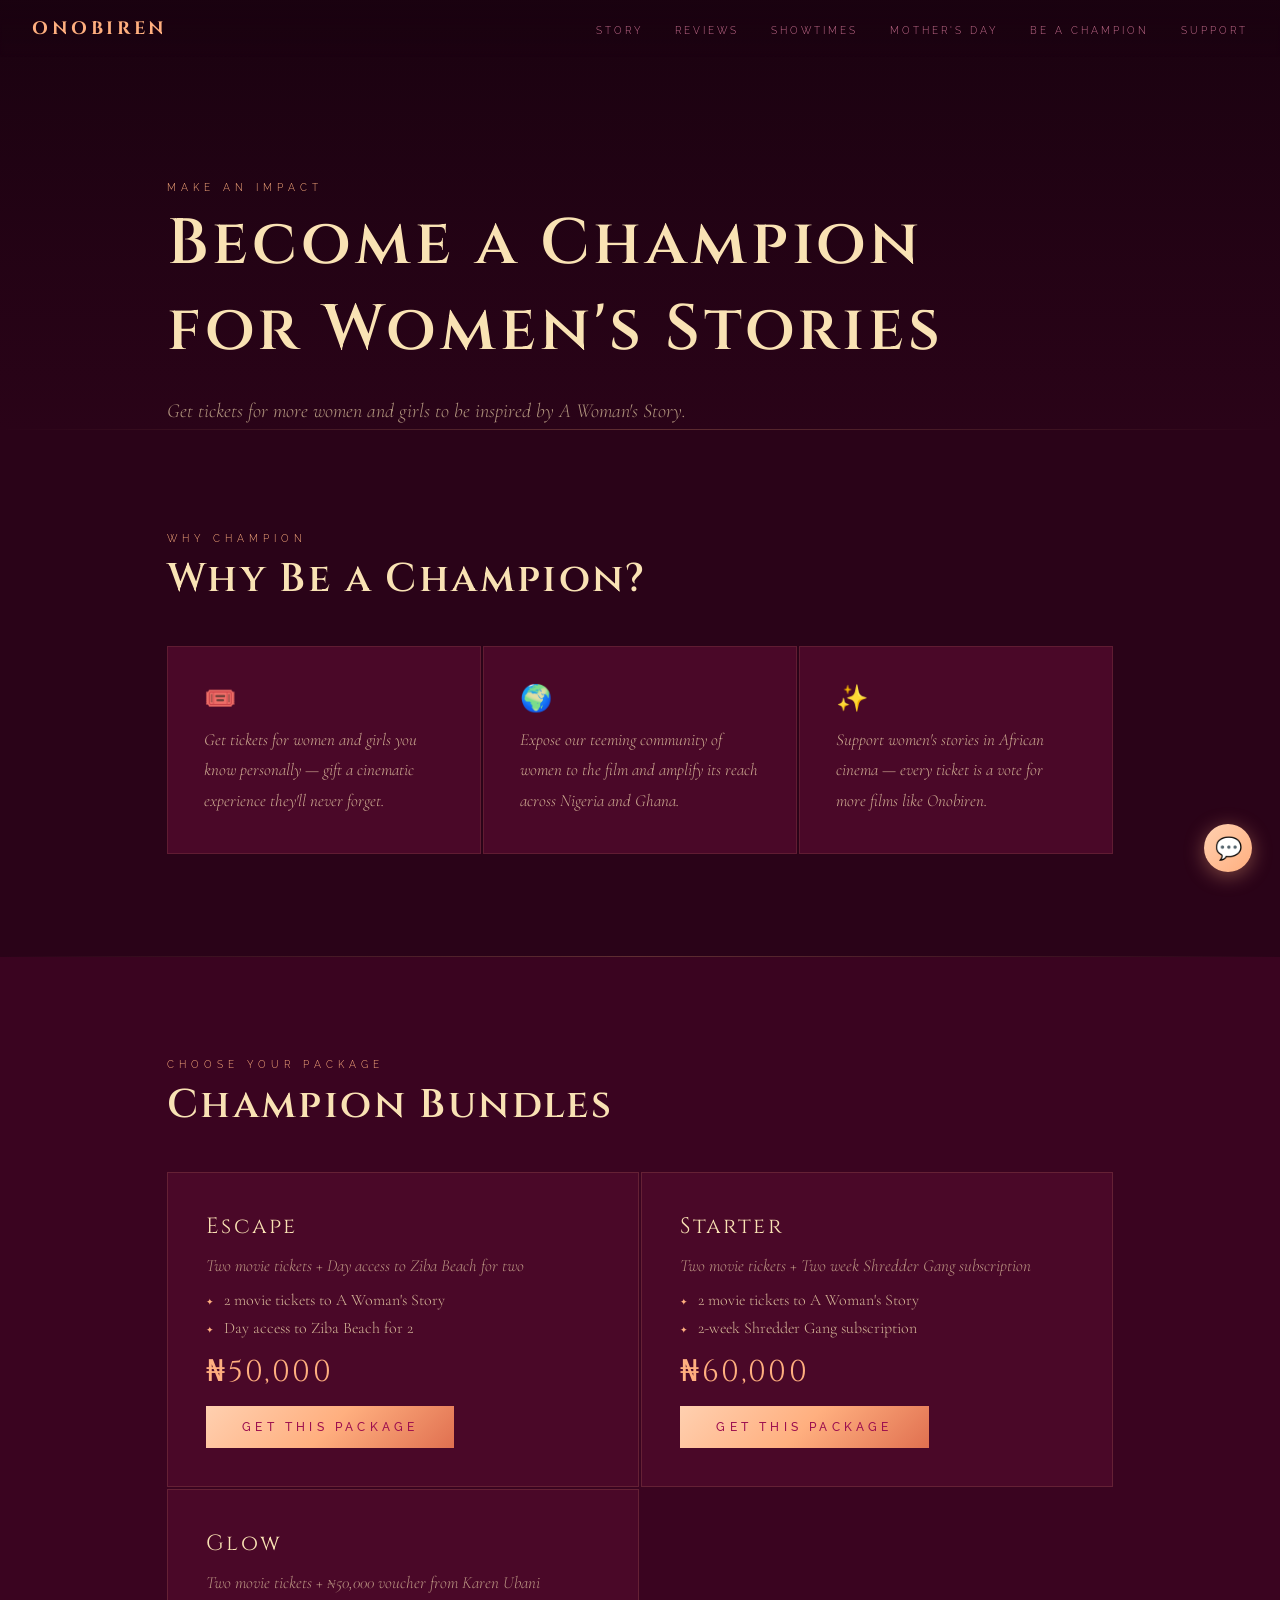
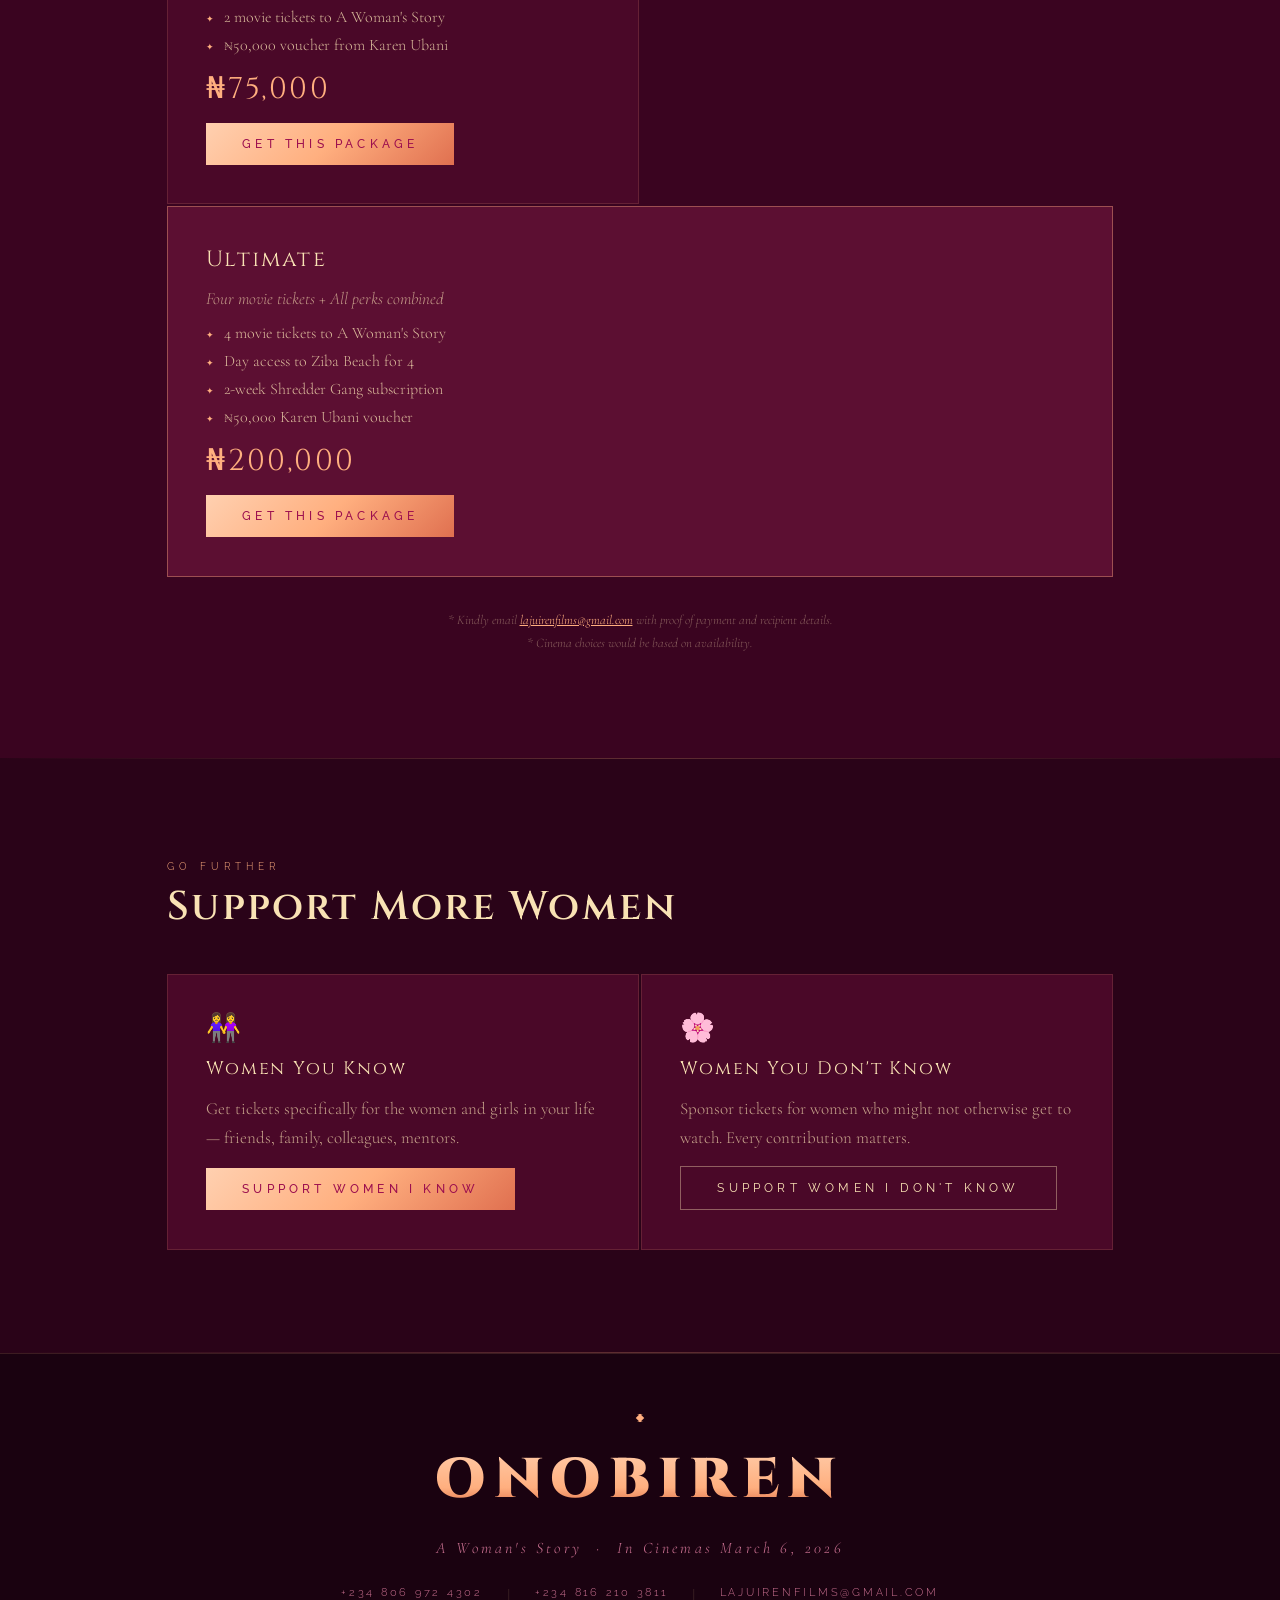
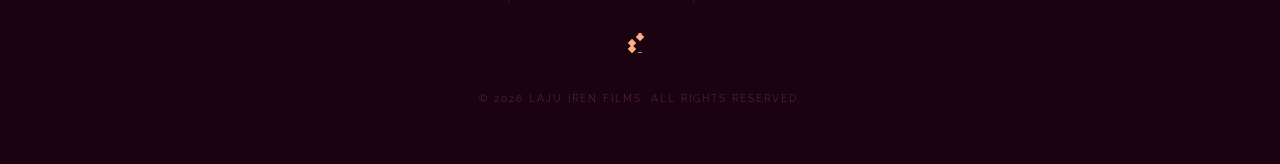
<file: champion.html>
<!DOCTYPE html>
<html lang="en">
<head>
  <meta charset="UTF-8" />
  <meta name="viewport" content="width=device-width, initial-scale=1.0" />
  <title>Be a Champion — ONOBIREN</title>
  <meta name="description" content="Experience ONOBIREN, a powerful cinematic journey about resilience, strength, and the enduring spirit of womanhood. Coming to cinemas from March 6." />

  <!-- Preconnect for fonts -->
  <link rel="preconnect" href="https://fonts.googleapis.com" />
  <link rel="preconnect" href="https://fonts.gstatic.com" crossorigin />

  <!-- Only load the exact weights used — saves ~60% of font payload -->
  <!-- Cormorant Garamond: 300, 400, 600 (normal + italic) -->
  <!-- Cinzel: 400, 700, 900 -->
  <!-- Raleway: 300, 400, 500 -->
  <link rel="stylesheet" href="https://fonts.googleapis.com/css2?family=Cormorant+Garamond:ital,wght@0,300;0,400;0,600;1,300;1,400&family=Cinzel:wght@400;700;900&family=Raleway:wght@300;400;500&display=swap" media="print" onload="this.media='all'" />
  <!-- Fallback for no-JS -->
  <noscript><link rel="stylesheet" href="https://fonts.googleapis.com/css2?family=Cormorant+Garamond:ital,wght@0,300;0,400;0,600;1,300;1,400&family=Cinzel:wght@400;700;900&family=Raleway:wght@300;400;500&display=swap" /></noscript>

  <style>
    *, *::before, *::after { box-sizing: border-box; margin: 0; padding: 0; }

    :root {
      --gold: #FFAF7F;
      --gold-light: #FFD0B0;
      --gold-pale: #F9E2B4;
      --deep: #3A0420;
      --dark: #2A0318;
      --warm: #4A0828;
      --mid: #5C0F32;
      --text: #F9E2B4;
      --muted: #C97090;
      --magenta: #9C0F4F;
      --magenta-dark: #6B082E;
    }

    html { scroll-behavior: smooth; }

    body {
      background: #2A0318;
      color: #F9E2B4;
      font-family: 'Raleway', system-ui, sans-serif;
      font-weight: 300;
      overflow-x: hidden;
      cursor: default;
    }

    /* ── HERO ───────────────────────────────────── */
    .hero {
      position: relative;
      background: linear-gradient(180deg, #1A0210 0%, #2A0318 60%, #3A0420 100%);
      overflow: hidden;
      padding-top: 80px; /* nav clearance */
    }

    /* subtle atmospheric glow behind everything */
    .hero::before {
      content: '';
      position: absolute;
      inset: 0;
      background:
        radial-gradient(ellipse 70% 50% at 50% 20%, rgba(255,175,127,0.07) 0%, transparent 60%),
        radial-gradient(ellipse 40% 40% at 10% 80%, rgba(156,15,79,0.15) 0%, transparent 55%),
        radial-gradient(ellipse 40% 40% at 90% 80%, rgba(156,15,79,0.1) 0%, transparent 55%);
      pointer-events: none;
    }

    .hero-inner {
      position: relative;
      z-index: 2;
      max-width: 1100px;
      margin: 0 auto;
      padding: clamp(32px, 5vw, 64px) clamp(20px, 5vw, 60px) 0;
      display: flex;
      flex-direction: column;
      align-items: center;
      gap: 0;
    }

    /* ── top title block ── */
    .hero-top {
      text-align: center;
      display: flex;
      flex-direction: column;
      align-items: center;
      gap: 14px;
    }

    /* ── VIDEO FRAME ── */
    .hero-video-wrap {
      width: 100%;
      max-width: 820px;
      margin: clamp(28px, 4vw, 48px) auto 0;
      position: relative;
    }

    /* cinematic border frame */
    .hero-video-frame {
      position: relative;
      aspect-ratio: 16/9;
      background: #0D010A;
      border: 1px solid rgba(255,175,127,0.25);
      box-shadow:
        0 0 0 1px rgba(255,175,127,0.08),
        0 24px 80px rgba(0,0,0,0.7),
        0 0 60px rgba(156,15,79,0.2);
      overflow: hidden;
    }

    /* corner ornament brackets */
    .hero-video-frame::before,
    .hero-video-frame::after {
      content: '';
      position: absolute;
      width: 28px; height: 28px;
      border-color: rgba(255,175,127,0.5);
      border-style: solid;
      z-index: 3;
      pointer-events: none;
    }
    .hero-video-frame::before { top: 10px; left: 10px; border-width: 2px 0 0 2px; }
    .hero-video-frame::after  { bottom: 10px; right: 10px; border-width: 0 2px 2px 0; }

    .hero-video-corner-tr,
    .hero-video-corner-bl {
      position: absolute;
      width: 28px; height: 28px;
      border-color: rgba(255,175,127,0.5);
      border-style: solid;
      z-index: 3;
      pointer-events: none;
    }
    .hero-video-corner-tr { top: 10px; right: 10px; border-width: 2px 2px 0 0; }
    .hero-video-corner-bl { bottom: 10px; left: 10px; border-width: 0 0 2px 2px; }

    /* the actual video — YouTube iframe */
    .hero-video {
      position: absolute;
      inset: 0;
      width: 100%;
      height: 100%;
      border: none;
      display: block;
    }

    /* loading shimmer behind iframe */
    .hero-video-frame {
      position: relative;
      aspect-ratio: 16/9;
      background: linear-gradient(135deg, #1A0210 0%, #3A0420 100%);
      border: 1px solid rgba(255,175,127,0.25);
      box-shadow:
        0 0 0 1px rgba(255,175,127,0.08),
        0 24px 80px rgba(0,0,0,0.7),
        0 0 60px rgba(156,15,79,0.2);
      overflow: hidden;
    }

    /* ── bottom info strip ── */
    .hero-bottom {
      width: 100%;
      max-width: 820px;
      margin: 0 auto;
      padding: clamp(28px, 4vw, 48px) 0 clamp(40px, 6vw, 72px);
      display: grid;
      grid-template-columns: 1fr auto 1fr;
      align-items: center;
      gap: 24px;
    }
    @media (max-width: 640px) {
      .hero-bottom {
        grid-template-columns: 1fr;
        text-align: center;
        justify-items: center;
        gap: 20px;
      }
    }

    .hero-bottom-left {
      display: flex;
      flex-direction: column;
      gap: 6px;
    }
    .hero-bottom-left .presenter-tag { text-align: left; }
    @media (max-width: 640px) {
      .hero-bottom-left .presenter-tag { text-align: center; }
    }

    .hero-bottom-center {
      display: flex;
      flex-direction: column;
      align-items: center;
      gap: 12px;
    }

    .hero-bottom-right {
      display: flex;
      flex-direction: column;
      align-items: flex-end;
      gap: 10px;
    }
    @media (max-width: 640px) {
      .hero-bottom-right { align-items: center; }
    }
      to   { opacity: 1; transform: translateY(0); }
    }

    /* Horizontal rule ornament */
    .ornament {
      display: flex;
      align-items: center;
      gap: 12px;
      width: 100%;
      max-width: 520px;
    }
    .ornament-line {
      flex: 1;
      height: 1px;
      background: linear-gradient(90deg, transparent, #FFAF7F, transparent);
    }
    .ornament-diamond {
      width: 6px;
      height: 6px;
      background: #FFAF7F;
      transform: rotate(45deg);
      flex-shrink: 0;
    }
    .ornament-sm .ornament-line { background: linear-gradient(90deg, transparent, #C97090, transparent); }
    .ornament-sm .ornament-diamond { background: #C97090; width: 4px; height: 4px; }

    .presenter-tag {
      font-family: 'Raleway', sans-serif;
      font-weight: 400;
      font-size: clamp(9px, 1.5vw, 11px);
      letter-spacing: 0.35em;
      text-transform: uppercase;
      color: #C97090;
    }

    .title-main {
      font-family: 'Cinzel', serif;
      font-weight: 900;
      font-size: clamp(42px, 10vw, 96px);
      letter-spacing: 0.12em;
      line-height: 0.95;
      color: transparent;
      background: linear-gradient(180deg, #FFD0B0 0%, #FFAF7F 40%, #CC6040 80%, #FFAF7F 100%);
      -webkit-background-clip: text;
      background-clip: text;
      text-shadow: none;
      position: relative;
    }
    .title-main::after {
      content: 'ONOBIREN';
      position: absolute;
      inset: 0;
      font-family: 'Cinzel', serif;
      font-weight: 900;
      font-size: inherit;
      letter-spacing: inherit;
      color: transparent;
      -webkit-text-stroke: 1px rgba(255,175,127,0.2);
      filter: blur(8px);
      z-index: -1;
    }

    .title-sub {
      font-family: 'Cormorant Garamond', serif;
      font-style: italic;
      font-weight: 300;
      font-size: clamp(13px, 2.2vw, 19px);
      letter-spacing: 0.25em;
      color: #F9E2B4;
      opacity: 0.85;
    }

    .release-badge {
      font-family: 'Raleway', sans-serif;
      font-weight: 500;
      font-size: clamp(9px, 1.4vw, 11px);
      letter-spacing: 0.4em;
      text-transform: uppercase;
      color: #FFAF7F;
      border: 1px solid rgba(255,175,127,0.4);
      padding: 7px 20px;
      position: relative;
      white-space: nowrap;
    }
    .release-badge::before,
    .release-badge::after {
      content: '';
      position: absolute;
      width: 6px; height: 6px;
      border: 1px solid #FFAF7F;
      background: #2A0318;
      transform: rotate(45deg);
    }
    .release-badge::before { top: -4px; left: -4px; }
    .release-badge::after  { bottom: -4px; right: -4px; }

    .hero-synopsis {
      font-family: 'Cormorant Garamond', serif;
      font-weight: 400;
      font-size: clamp(13px, 1.8vw, 17px);
      line-height: 1.85;
      color: #F9E2B4;
      opacity: 0.7;
    }

    .cta-group {
      display: flex;
      flex-wrap: wrap;
      gap: 12px;
      justify-content: flex-end;
    }
    @media (max-width: 640px) {
      .cta-group { justify-content: center; }
    }

    .btn-primary {
      font-family: 'Raleway', sans-serif;
      font-weight: 500;
      font-size: clamp(10px, 1.6vw, 12px);
      letter-spacing: 0.35em;
      text-transform: uppercase;
      color: #9C0F4F;
      background: linear-gradient(135deg, #FFD0B0, #FFAF7F, #E07050);
      border: none;
      padding: 14px 36px;
      cursor: pointer;
      text-decoration: none;
      display: inline-block;
      transition: transform 0.3s ease, box-shadow 0.3s ease, filter 0.3s ease;
      position: relative;
      overflow: hidden;
    }
    .btn-primary::before {
      content: '';
      position: absolute;
      inset: 0;
      background: linear-gradient(135deg, rgba(255,255,255,0.15), transparent);
      opacity: 0;
      transition: opacity 0.3s;
    }
    .btn-primary:hover { transform: translateY(-2px); box-shadow: 0 8px 30px rgba(255,175,127,0.5); filter: brightness(1.1); }
    .btn-primary:hover::before { opacity: 1; }

    .btn-secondary {
      font-family: 'Raleway', sans-serif;
      font-weight: 400;
      font-size: clamp(10px, 1.6vw, 12px);
      letter-spacing: 0.35em;
      text-transform: uppercase;
      color: #F9E2B4;
      background: transparent;
      border: 1px solid rgba(249,226,180,0.4);
      padding: 14px 36px;
      cursor: pointer;
      text-decoration: none;
      display: inline-block;
      transition: all 0.3s ease;
    }
    .btn-secondary:hover {
      border-color: #F9E2B4;
      background: rgba(249,226,180,0.1);
      box-shadow: 0 0 20px rgba(249,226,180,0.1);
    }

    .cinemas-note {
      font-size: clamp(9px, 1.3vw, 11px);
      letter-spacing: 0.2em;
      color: #C97090;
      text-transform: uppercase;
    }

    /* ── SECTION BASE ───────────────────────────── */
    section {
      position: relative;
      padding: clamp(60px, 8vw, 120px) clamp(20px, 6vw, 80px);
      max-width: 1100px;
      margin: 0 auto;
    }

    .section-label {
      font-size: 10px;
      letter-spacing: 0.5em;
      text-transform: uppercase;
      color: #FFAF7F;
      margin-bottom: 8px;
      display: block;
    }

    .section-title {
      font-family: 'Cinzel', serif;
      font-weight: 600;
      font-size: clamp(22px, 4vw, 40px);
      color: #F9E2B4;
      letter-spacing: 0.06em;
      margin-bottom: 40px;
    }

    /* Divider */
    .divider {
      width: 100%;
      height: 1px;
      background: linear-gradient(90deg, transparent, rgba(255,175,127,0.25), transparent);
      margin: 0;
    }

    /* ── STORY SECTION ──────────────────────────── */
    .story-section {
      display: grid;
      grid-template-columns: 1fr 1fr;
      gap: clamp(40px, 6vw, 100px);
      align-items: center;
    }
    @media (max-width: 700px) {
      .story-section { grid-template-columns: 1fr; }
    }

    .story-text p {
      font-family: 'Cormorant Garamond', serif;
      font-size: clamp(16px, 2.2vw, 20px);
      line-height: 1.9;
      color: #F9E2B4;
      opacity: 0.85;
    }

    .story-visual {
      position: relative;
      aspect-ratio: 3/4;
      max-height: 520px;
    }
    .story-visual-inner {
      width: 100%;
      height: 100%;
      background: linear-gradient(135deg, #4A0828 0%, #6B082E 100%);
      border: 1px solid rgba(255,175,127,0.2);
      display: flex;
      align-items: center;
      justify-content: center;
      position: relative;
      overflow: hidden;
    }

    /* Movie flyer image — replace src when ready */
    .flyer-img {
      position: absolute;
      inset: 0;
      width: 100%;
      height: 100%;
      object-fit: cover;
      object-position: center top;
      opacity: 1;
      transition: opacity 0.5s;
    }

    .flyer-placeholder {
      position: absolute;
      inset: 0;
      display: flex;
      flex-direction: column;
      align-items: center;
      justify-content: center;
      gap: 12px;
      border: 2px dashed rgba(255,175,127,0.25);
    }
    .flyer-placeholder-icon {
      font-size: 36px;
      opacity: 0.3;
    }
    .flyer-placeholder span {
      font-size: 10px;
      letter-spacing: 0.35em;
      text-transform: uppercase;
      color: rgba(255,175,127,0.35);
      text-align: center;
      padding: 0 20px;
    }

    .story-visual-inner::before {
      content: '';
      position: absolute;
      inset: 0;
      background:
        radial-gradient(ellipse 70% 60% at 50% 40%, rgba(255,175,127,0.15) 0%, transparent 70%),
        radial-gradient(ellipse 40% 40% at 20% 80%, rgba(156,15,79,0.2) 0%, transparent 60%);
      pointer-events: none;
      z-index: 1;
    }
    .story-visual-text {
      font-family: 'Cinzel', serif;
      font-size: clamp(32px, 6vw, 60px);
      color: transparent;
      -webkit-text-stroke: 1px rgba(255,175,127,0.3);
      letter-spacing: 0.15em;
      text-align: center;
      line-height: 1.3;
      z-index: 1;
      position: relative;
    }
    .story-visual::after {
      content: '';
      position: absolute;
      top: 16px; left: 16px;
      right: -16px; bottom: -16px;
      border: 1px solid rgba(255,175,127,0.12);
      pointer-events: none;
    }

    /* ── QUOTES ─────────────────────────────────── */
    .quotes-section { background: transparent; }

    .quotes-grid {
      display: grid;
      grid-template-columns: 1fr 1fr;
      gap: 2px;
    }
    @media (max-width: 640px) {
      .quotes-grid { grid-template-columns: 1fr; }
    }

    .quote-card {
      background: #4A0828;
      border: 1px solid rgba(255,175,127,0.15);
      padding: clamp(24px, 3vw, 40px);
      position: relative;
      transition: border-color 0.4s ease, background 0.4s ease;
    }
    .quote-card:hover {
      border-color: rgba(255,175,127,0.4);
      background: #5C0F32;
    }
    .quote-card::before {
      content: '\201C';
      font-family: 'Cormorant Garamond', serif;
      font-size: 80px;
      line-height: 1;
      color: rgba(255,175,127,0.18);
      position: absolute;
      top: 12px; left: 20px;
    }

    /* Portrait photo area */
    .quote-portrait {
      width: 64px;
      height: 64px;
      border-radius: 50%;
      overflow: hidden;
      border: 2px solid rgba(255,175,127,0.3);
      margin-bottom: 16px;
      flex-shrink: 0;
      position: relative;
    }
    .quote-portrait img {
      width: 100%;
      height: 100%;
      object-fit: cover;
      object-position: center top;
      opacity: 1;
      transition: opacity 0.4s;
    }
    .quote-portrait-placeholder {
      position: absolute;
      inset: 0;
      background: linear-gradient(135deg, #5C0F32, #3A0420);
      display: flex;
      align-items: center;
      justify-content: center;
      border-radius: 50%;
    }
    .quote-portrait-placeholder svg {
      width: 28px;
      height: 28px;
      color: rgba(255,175,127,0.3);
    }
    .quote-portrait-placeholder span {
      position: absolute;
      bottom: -18px;
      left: 50%;
      transform: translateX(-50%);
      font-size: 8px;
      letter-spacing: 0.2em;
      color: rgba(255,175,127,0.3);
      white-space: nowrap;
      text-transform: uppercase;
    }

    .quote-header {
      display: flex;
      align-items: center;
      gap: 14px;
      margin-bottom: 4px;
    }

    .quote-text {
      font-family: 'Cormorant Garamond', serif;
      font-style: italic;
      font-size: clamp(14px, 1.8vw, 17px);
      line-height: 1.85;
      color: #F9E2B4;
      opacity: 0.8;
      margin-bottom: 0;
      padding-top: 16px;
    }

    .quote-author {
      font-size: 11px;
      letter-spacing: 0.25em;
      text-transform: uppercase;
      color: #FFAF7F;
      line-height: 1.4;
    }

    /* ── CINEMAS ─────────────────────────────────── */
    .cinemas-section {
      text-align: center;
    }

    .cinemas-list {
      display: flex;
      flex-wrap: wrap;
      justify-content: center;
      gap: 12px;
      margin-bottom: 48px;
    }

    .cinema-tag {
      font-size: 11px;
      letter-spacing: 0.3em;
      text-transform: uppercase;
      color: #C97090;
      border: 1px solid rgba(255,175,127,0.2);
      padding: 8px 20px;
      transition: all 0.3s;
    }
    .cinema-tag:hover {
      color: #FFAF7F;
      border-color: rgba(255,175,127,0.5);
    }

    .nigeria-ghana {
      font-family: 'Cormorant Garamond', serif;
      font-style: italic;
      font-size: clamp(16px, 2.5vw, 22px);
      color: #F9E2B4;
      opacity: 0.7;
      margin-bottom: 40px;
    }

    /* ── SUPPORT ────────────────────────────────── */
    .support-section {
      display: grid;
      grid-template-columns: 1fr 1fr;
      gap: 2px;
    }
    @media (max-width: 600px) {
      .support-section { grid-template-columns: 1fr; }
    }

    .support-card {
      background: #4A0828;
      border: 1px solid rgba(255,175,127,0.15);
      padding: clamp(32px, 4vw, 56px);
      display: flex;
      flex-direction: column;
      gap: 16px;
    }

    .support-icon {
      font-size: 28px;
      line-height: 1;
    }

    .support-title {
      font-family: 'Cinzel', serif;
      font-size: clamp(14px, 2vw, 18px);
      letter-spacing: 0.1em;
      color: #F9E2B4;
    }

    .support-desc {
      font-family: 'Cormorant Garamond', serif;
      font-size: clamp(14px, 1.8vw, 17px);
      line-height: 1.7;
      color: #F9E2B4;
      opacity: 0.65;
      flex: 1;
    }

    /* ── FOOTER ─────────────────────────────────── */
    footer {
      background: #1A0210;
      border-top: 1px solid rgba(255,175,127,0.15);
      text-align: center;
      padding: 60px 24px;
      display: flex;
      flex-direction: column;
      align-items: center;
      gap: 20px;
    }

    .footer-title {
      font-family: 'Cinzel', serif;
      font-weight: 900;
      font-size: clamp(28px, 6vw, 56px);
      letter-spacing: 0.15em;
      color: transparent;
      background: linear-gradient(180deg, #FFD0B0 0%, #FFAF7F 60%, #CC5030 100%);
      -webkit-background-clip: text;
      background-clip: text;
    }

    .footer-sub {
      font-family: 'Cormorant Garamond', serif;
      font-style: italic;
      font-size: clamp(12px, 2vw, 16px);
      letter-spacing: 0.2em;
      color: #C97090;
    }

    .footer-contact {
      display: flex;
      flex-wrap: wrap;
      gap: 24px;
      justify-content: center;
      margin-top: 8px;
    }

    .footer-contact a {
      font-size: 11px;
      letter-spacing: 0.25em;
      text-transform: uppercase;
      color: #C97090;
      text-decoration: none;
      transition: color 0.3s;
    }
    .footer-contact a:hover { color: #FFAF7F; }

    .footer-copy {
      font-size: 10px;
      letter-spacing: 0.2em;
      color: rgba(201,112,144,0.4);
      text-transform: uppercase;
      margin-top: 20px;
    }

    /* ── WHATSAPP FLOAT ─────────────────────────── */
    .whatsapp-float {
      position: fixed;
      bottom: 28px;
      right: 28px;
      z-index: 100;
      display: flex;
      flex-direction: column;
      align-items: flex-end;
      gap: 8px;
    }
    .wa-label {
      font-size: 10px;
      letter-spacing: 0.2em;
      text-transform: uppercase;
      color: #C97090;
      background: rgba(42,3,24,0.9);
      padding: 4px 10px;
      border: 1px solid rgba(255,175,127,0.2);
      white-space: nowrap;
      opacity: 0;
      transform: translateX(8px);
      transition: all 0.3s ease;
      pointer-events: none;
    }
    .whatsapp-float:hover .wa-label { opacity: 1; transform: translateX(0); }
    .wa-btn {
      width: 48px;
      height: 48px;
      background: linear-gradient(135deg, #FFD0B0, #FFAF7F);
      border-radius: 50%;
      display: flex;
      align-items: center;
      justify-content: center;
      text-decoration: none;
      box-shadow: 0 4px 20px rgba(255,175,127,0.4);
      transition: transform 0.3s, box-shadow 0.3s;
      font-size: 22px;
    }
    .wa-btn:hover { transform: scale(1.1); box-shadow: 0 6px 30px rgba(255,175,127,0.6); }

    /* ── FULL WIDTH WRAPPER ─────────────────────── */
    .full-bg {
      background: #2A0318;
    }
    .full-bg-2 {
      background: #3A0420;
    }

    /* ── NAV ─────────────────────────────────────── */
    nav {
      position: fixed;
      top: 0;
      left: 0; right: 0;
      z-index: 50;
      padding: 16px 32px;
      display: flex;
      align-items: center;
      justify-content: space-between;
      background: linear-gradient(180deg, rgba(26,2,16,0.9) 0%, transparent 100%);
      backdrop-filter: blur(2px);
    }

    .nav-logo {
      font-family: 'Cinzel', serif;
      font-weight: 700;
      font-size: clamp(14px, 2.5vw, 18px);
      letter-spacing: 0.2em;
      color: #FFAF7F;
      text-decoration: none;
    }

    .nav-links {
      display: flex;
      gap: 32px;
      list-style: none;
    }
    @media (max-width: 560px) {
      .nav-links { display: none; }
    }

    .nav-links a {
      font-size: 10px;
      letter-spacing: 0.3em;
      text-transform: uppercase;
      color: #C97090;
      text-decoration: none;
      transition: color 0.3s;
    }
    .nav-links a:hover { color: #FFAF7F; }

    /* ── TICKER ─────────────────────────────────── */
    .ticker-wrap {
      overflow: hidden;
      border-top: 1px solid rgba(255,175,127,0.15);
      border-bottom: 1px solid rgba(255,175,127,0.15);
      background: rgba(156,15,79,0.1);
      padding: 10px 0;
    }
    .ticker {
      display: flex;
      white-space: nowrap;
      animation: ticker 30s linear infinite;
    }
    .ticker-item {
      font-size: 10px;
      letter-spacing: 0.35em;
      text-transform: uppercase;
      color: #C97090;
      padding: 0 40px;
    }
    .ticker-item span {
      color: #FFAF7F;
      margin: 0 8px;
    }
    @keyframes ticker {
      from { transform: translateX(0); }
      to   { transform: translateX(-50%); }
    }

    /* ── REDEMPTION INFO ─────────────────────────── */
    .redeem-section {
      text-align: center;
    }

    .redeem-cards {
      display: grid;
      grid-template-columns: 1fr 1fr;
      gap: 2px;
      margin-top: 40px;
    }
    @media (max-width: 600px) {
      .redeem-cards { grid-template-columns: 1fr; }
    }

    .redeem-card {
      background: #4A0828;
      border: 1px solid rgba(255,175,127,0.15);
      padding: clamp(24px, 3vw, 40px);
      text-align: left;
    }

    .redeem-card-title {
      font-family: 'Cinzel', serif;
      font-size: 12px;
      letter-spacing: 0.25em;
      color: #FFAF7F;
      margin-bottom: 16px;
    }

    .redeem-card p {
      font-family: 'Cormorant Garamond', serif;
      font-size: clamp(14px, 1.8vw, 17px);
      line-height: 1.8;
      color: #F9E2B4;
      opacity: 0.75;
    }



    /* ── SECTION ENTRY ANIMATIONS ───────────────────
       Uses .fadein class — only applied via JS after page loads.
       Content is ALWAYS visible even without JS.
    ── */
    @media (prefers-reduced-motion: no-preference) {
      .fadein {
        opacity: 0;
        transform: translateY(16px);
        transition: opacity 0.6s ease-out, transform 0.6s ease-out;
      }
      .fadein.in { opacity: 1; transform: none; }
      .fadein-d1 { transition-delay: 0.08s; }
      .fadein-d2 { transition-delay: 0.16s; }
      .fadein-d3 { transition-delay: 0.24s; }
      .fadein-d4 { transition-delay: 0.32s; }
    }

    .pkg-grid { display:grid; grid-template-columns:1fr 1fr; gap:2px; }
    @media(max-width:640px){ .pkg-grid{grid-template-columns:1fr;} }
    .pkg-card {
      background:#4A0828; border:1px solid rgba(255,175,127,0.15);
      padding:clamp(24px,3vw,40px); display:flex; flex-direction:column; gap:14px;
      transition:border-color 0.3s, background 0.3s;
    }
    .pkg-card:hover{ border-color:rgba(255,175,127,0.4); background:#5C0F32; }
    .pkg-card.highlight{ border-color:rgba(255,175,127,0.4); background:#5C0F32; grid-column:span 2; }
    @media(max-width:640px){ .pkg-card.highlight{grid-column:span 1;} }
    .pkg-name {
      font-family:'Cinzel',serif; font-size:clamp(16px,2.2vw,22px);
      letter-spacing:0.1em; color:#F9E2B4;
    }
    .pkg-tagline {
      font-family:'Cormorant Garamond',serif; font-style:italic;
      font-size:clamp(14px,1.8vw,17px); color:rgba(249,226,180,0.65);
    }
    .pkg-items { list-style:none; display:flex; flex-direction:column; gap:8px; }
    .pkg-items li {
      font-family:'Cormorant Garamond',serif; font-size:clamp(14px,1.6vw,16px);
      color:rgba(249,226,180,0.8); display:flex; gap:10px; align-items:baseline;
    }
    .pkg-items li::before{ content:'✦'; color:#FFAF7F; font-size:9px; flex-shrink:0; }
    .pkg-price {
      font-family:'Cinzel',serif; font-size:clamp(20px,3vw,30px);
      color:#FFAF7F; letter-spacing:0.08em;
    }
    .pkg-note {
      font-family:'Cormorant Garamond',serif; font-style:italic;
      font-size:13px; color:rgba(249,226,180,0.4); text-align:center; margin-top:32px; line-height:1.8;
    }
    .pkg-note a{ color:#FFAF7F; }

    .why-grid{ display:grid; grid-template-columns:repeat(3,1fr); gap:2px; margin-top:40px; }
    @media(max-width:640px){ .why-grid{grid-template-columns:1fr;} }
    .why-card{ background:#4A0828; border:1px solid rgba(255,175,127,0.12); padding:clamp(20px,3vw,36px); }
    .why-card p{ font-family:'Cormorant Garamond',serif; font-style:italic; font-size:clamp(14px,1.8vw,17px); color:rgba(249,226,180,0.75); line-height:1.8; }
    .sw-grid{ display:grid; grid-template-columns:1fr 1fr; gap:2px; }
    @media(max-width:600px){ .sw-grid{grid-template-columns:1fr;} }
    .sw-card{ background:#4A0828; border:1px solid rgba(255,175,127,0.15); padding:clamp(28px,3vw,44px); display:flex; flex-direction:column; gap:14px; }
    .sw-card p{ font-family:'Cormorant Garamond',serif; font-size:clamp(14px,1.8vw,17px); color:rgba(249,226,180,0.7); line-height:1.7; flex:1; }

  </style>
</head>
<body>
<body>

<!-- NAV -->
  <nav>
    <a href="index.html" class="nav-logo">ONOBIREN</a>
    <ul class="nav-links">
      <li><a href="index.html#story">Story</a></li>
      <li><a href="index.html#reviews">Reviews</a></li>
      <li><a href="showtimes.html">Showtimes</a></li>
      <li><a href="mothersday.html">Mother's Day</a></li>
      <li><a href="champion.html">Be a Champion</a></li>
      <li><a href="index.html#support">Support</a></li>
    </ul>
  </nav>
  <!-- PAGE HERO -->
  <div style="background:linear-gradient(180deg,#1A0210 0%,#2A0318 100%); padding-top:80px;">
    <section style="padding-bottom:0;">
      <span class="section-label">Make an Impact</span>
      <h1 class="section-title" style="font-size:clamp(28px,6vw,64px);">Become a Champion<br>for Women's Stories</h1>
      <p style="font-family:'Cormorant Garamond',serif; font-style:italic; font-size:clamp(15px,2vw,20px); color:rgba(249,226,180,0.65); max-width:540px; line-height:1.8; margin-top:-20px;">Get tickets for more women and girls to be inspired by A Woman's Story.</p>
    </section>
  </div>
  <div class="divider"></div>

  <!-- WHY -->
  <div class="full-bg">
    <section>
      <span class="section-label">Why Champion</span>
      <h2 class="section-title">Why Be a Champion?</h2>
      <div class="why-grid">
        <div class="why-card"><span style="font-size:26px; display:block; margin-bottom:12px;">🎟️</span><p>Get tickets for women and girls you know personally — gift a cinematic experience they'll never forget.</p></div>
        <div class="why-card"><span style="font-size:26px; display:block; margin-bottom:12px;">🌍</span><p>Expose our teeming community of women to the film and amplify its reach across Nigeria and Ghana.</p></div>
        <div class="why-card"><span style="font-size:26px; display:block; margin-bottom:12px;">✨</span><p>Support women's stories in African cinema — every ticket is a vote for more films like Onobiren.</p></div>
      </div>
    </section>
  </div>
  <div class="divider"></div>

  <!-- PACKAGES -->
  <div class="full-bg-2">
    <section>
      <span class="section-label">Choose Your Package</span>
      <h2 class="section-title">Champion Bundles</h2>
      <div class="pkg-grid">
        <div class="pkg-card">
          <div class="pkg-name">Escape</div>
          <div class="pkg-tagline">Two movie tickets + Day access to Ziba Beach for two</div>
          <ul class="pkg-items"><li>2 movie tickets to A Woman's Story</li>
<li>Day access to Ziba Beach for 2</li></ul>
          <div class="pkg-price">₦50,000</div>
          <a href="https://selar.com/supportwomenidontknow" target="_blank" rel="noopener" class="btn-primary" style="align-self:flex-start;">Get This Package</a>
        </div>
        <div class="pkg-card">
          <div class="pkg-name">Starter</div>
          <div class="pkg-tagline">Two movie tickets + Two week Shredder Gang subscription</div>
          <ul class="pkg-items"><li>2 movie tickets to A Woman's Story</li>
<li>2-week Shredder Gang subscription</li></ul>
          <div class="pkg-price">₦60,000</div>
          <a href="https://selar.com/supportwomenidontknow" target="_blank" rel="noopener" class="btn-primary" style="align-self:flex-start;">Get This Package</a>
        </div>
        <div class="pkg-card">
          <div class="pkg-name">Glow</div>
          <div class="pkg-tagline">Two movie tickets + ₦50,000 voucher from Karen Ubani</div>
          <ul class="pkg-items"><li>2 movie tickets to A Woman's Story</li>
<li>₦50,000 voucher from Karen Ubani</li></ul>
          <div class="pkg-price">₦75,000</div>
          <a href="https://selar.com/supportwomenidontknow" target="_blank" rel="noopener" class="btn-primary" style="align-self:flex-start;">Get This Package</a>
        </div>
        <div class="pkg-card highlight">
          <div class="pkg-name">Ultimate</div>
          <div class="pkg-tagline">Four movie tickets + All perks combined</div>
          <ul class="pkg-items"><li>4 movie tickets to A Woman's Story</li>
<li>Day access to Ziba Beach for 4</li>
<li>2-week Shredder Gang subscription</li>
<li>₦50,000 Karen Ubani voucher</li></ul>
          <div class="pkg-price">₦200,000</div>
          <a href="https://selar.com/supportwomenidontknow" target="_blank" rel="noopener" class="btn-primary" style="align-self:flex-start;">Get This Package</a>
        </div>
      </div>
      <p class="pkg-note">* Kindly email <a href="mailto:lajuirenfilms@gmail.com">lajuirenfilms@gmail.com</a> with proof of payment and recipient details.<br>* Cinema choices would be based on availability.</p>
    </section>
  </div>
  <div class="divider"></div>

  <!-- SUPPORT WOMEN -->
  <div class="full-bg">
    <section>
      <span class="section-label">Go Further</span>
      <h2 class="section-title">Support More Women</h2>
      <div class="sw-grid">
        <div class="sw-card">
          <div class="support-icon">👭</div>
          <div class="support-title">Women You Know</div>
          <p>Get tickets specifically for the women and girls in your life — friends, family, colleagues, mentors.</p>
          <a href="https://selar.com/supportwomeniknow" target="_blank" rel="noopener" class="btn-primary" style="align-self:flex-start;">Support Women I Know</a>
        </div>
        <div class="sw-card">
          <div class="support-icon">🌸</div>
          <div class="support-title">Women You Don't Know</div>
          <p>Sponsor tickets for women who might not otherwise get to watch. Every contribution matters.</p>
          <a href="https://selar.com/supportwomenidontknow" target="_blank" rel="noopener" class="btn-secondary" style="align-self:flex-start;">Support Women I Don't Know</a>
        </div>
      </div>
    </section>
  </div>
  <div class="divider"></div>

<!-- FOOTER -->
  <footer>
    <div class="ornament" style="max-width:400px">
      <div class="ornament-line"></div>
      <div class="ornament-diamond"></div>
      <div class="ornament-line"></div>
    </div>

    <div class="footer-title">ONOBIREN</div>
    <div class="footer-sub">A Woman's Story &nbsp;·&nbsp; In Cinemas March 6, 2026</div>

    <div class="footer-contact">
      <a href="tel:+2348069724302">+234 806 972 4302</a>
      <span style="color:rgba(154,128,96,0.3)">|</span>
      <a href="tel:+2348162103811">+234 816 210 3811</a>
      <span style="color:rgba(154,128,96,0.3)">|</span>
      <a href="mailto:lajuirenfilms@gmail.com">lajuirenfilms@gmail.com</a>
    </div>

    <div class="ornament" style="max-width:300px; margin-top:8px">
      <div class="ornament-line"></div>
      <div class="ornament-diamond"></div>
      <div class="ornament-diamond" style="margin-left:-8px"></div>
      <div class="ornament-diamond" style="margin-left:-8px"></div>
      <div class="ornament-line"></div>
    </div>

    <p class="footer-copy">© 2026 Laju Iren Films. All rights reserved.</p>
  </footer>

  
  <!-- WHATSAPP FLOAT -->
  <div class="whatsapp-float">
    <div class="wa-label">WhatsApp Us</div>
    <a href="https://wa.me/2348069724302" class="wa-btn" target="_blank" rel="noopener" title="WhatsApp Us">💬</a>
  </div>

  <script>
    const nav = document.querySelector('nav');
    window.addEventListener('scroll', () => {
      if (window.scrollY > 80) {
        nav.style.background = 'rgba(26,2,16,0.95)';
        nav.style.backdropFilter = 'blur(12px)';
      } else {
        nav.style.background = 'linear-gradient(180deg, rgba(26,2,16,0.9) 0%, transparent 100%)';
        nav.style.backdropFilter = 'blur(2px)';
      }
    }, { passive: true });
  </script>
</body>
</html>
</file>
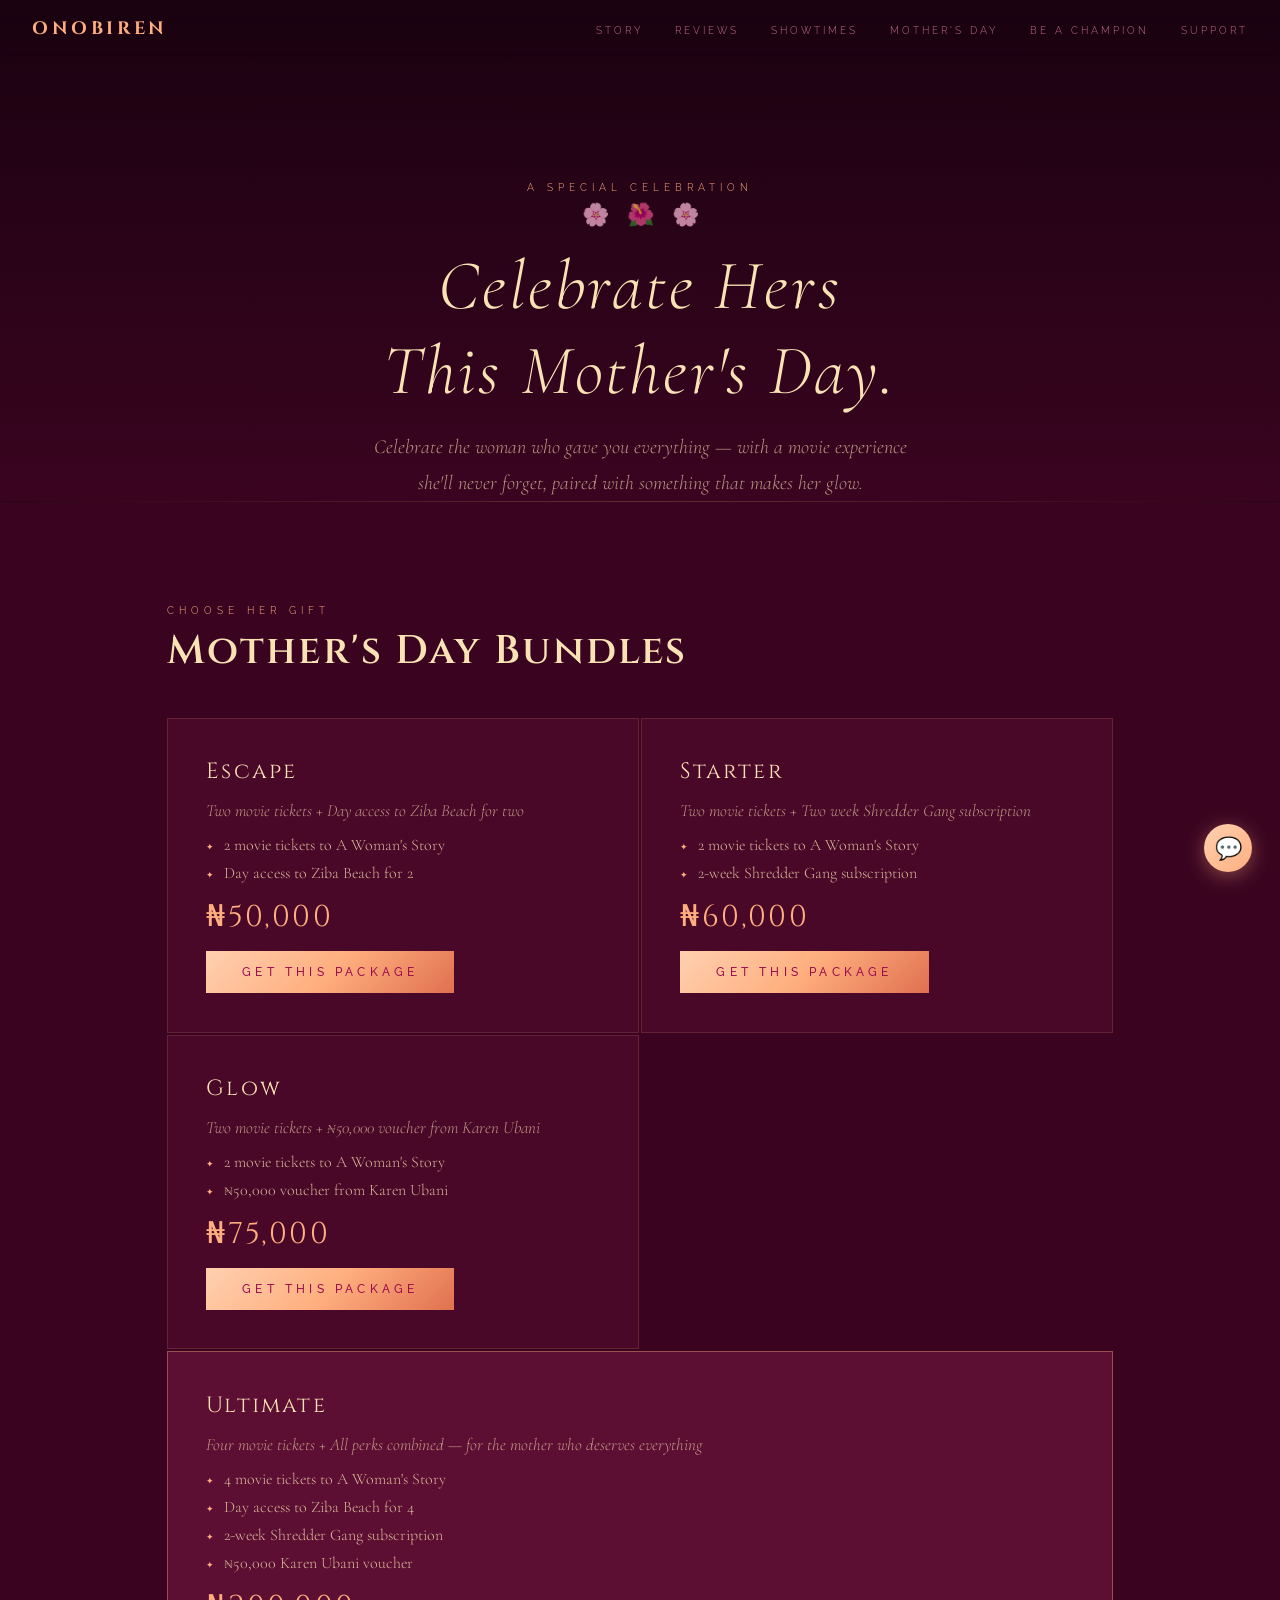
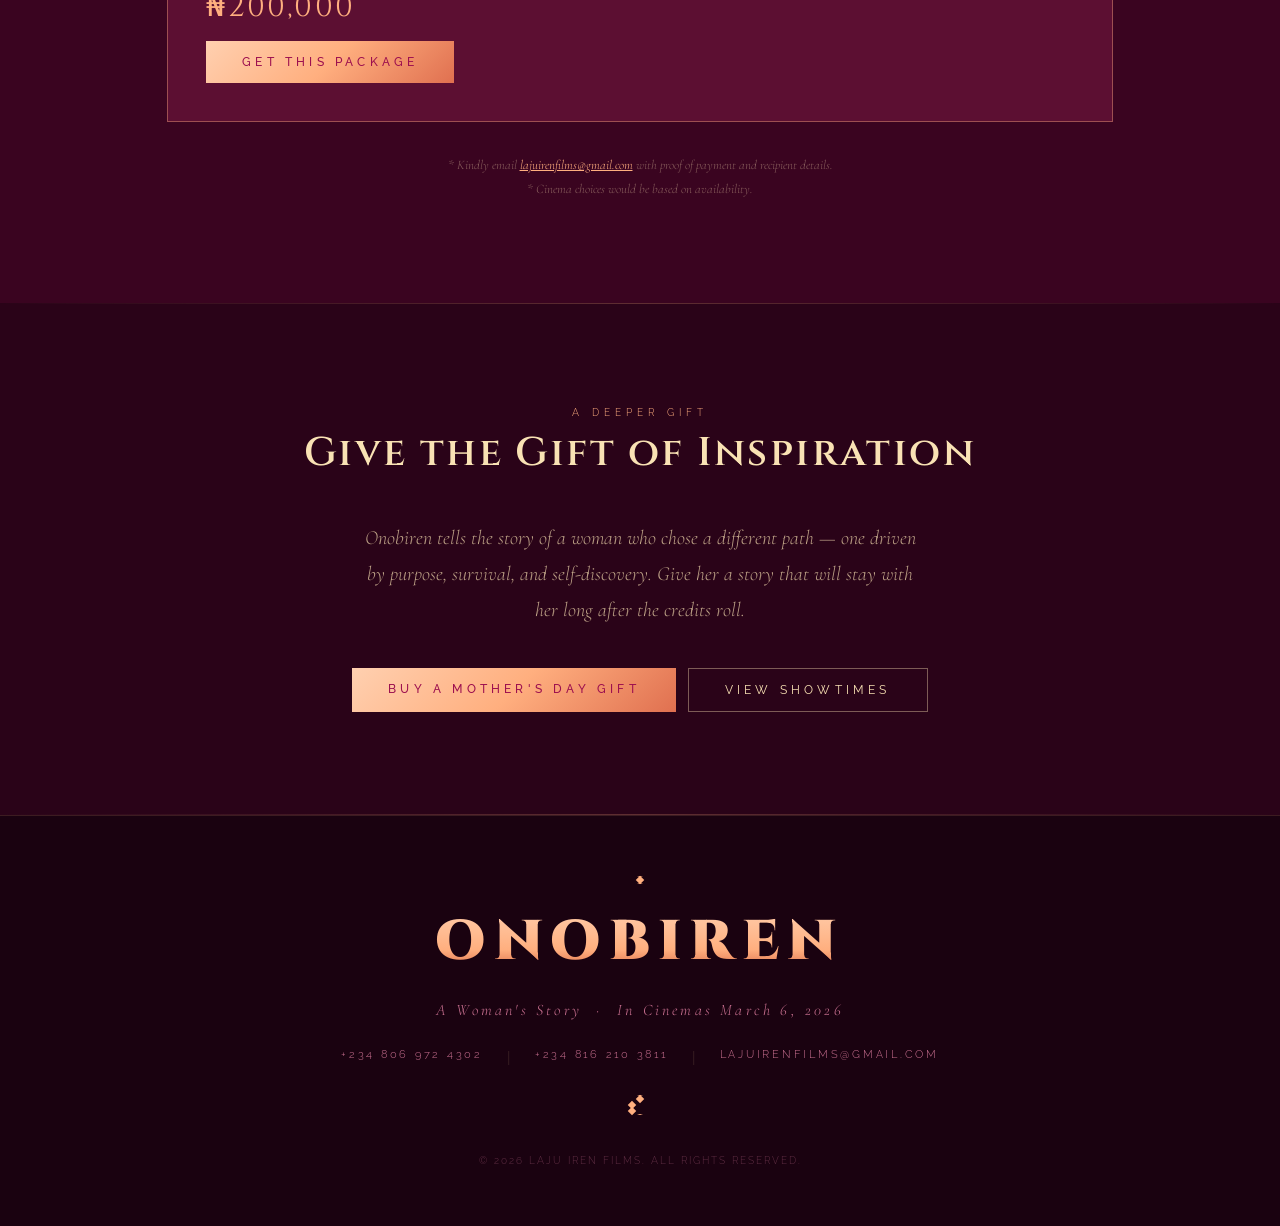
<file: mothersday.html>
<!DOCTYPE html>
<html lang="en">
<head>
  <meta charset="UTF-8" />
  <meta name="viewport" content="width=device-width, initial-scale=1.0" />
  <title>Mother's Day — ONOBIREN</title>
  <meta name="description" content="Experience ONOBIREN, a powerful cinematic journey about resilience, strength, and the enduring spirit of womanhood. Coming to cinemas from March 6." />

  <!-- Preconnect for fonts -->
  <link rel="preconnect" href="https://fonts.googleapis.com" />
  <link rel="preconnect" href="https://fonts.gstatic.com" crossorigin />

  <!-- Only load the exact weights used — saves ~60% of font payload -->
  <!-- Cormorant Garamond: 300, 400, 600 (normal + italic) -->
  <!-- Cinzel: 400, 700, 900 -->
  <!-- Raleway: 300, 400, 500 -->
  <link rel="stylesheet" href="https://fonts.googleapis.com/css2?family=Cormorant+Garamond:ital,wght@0,300;0,400;0,600;1,300;1,400&family=Cinzel:wght@400;700;900&family=Raleway:wght@300;400;500&display=swap" media="print" onload="this.media='all'" />
  <!-- Fallback for no-JS -->
  <noscript><link rel="stylesheet" href="https://fonts.googleapis.com/css2?family=Cormorant+Garamond:ital,wght@0,300;0,400;0,600;1,300;1,400&family=Cinzel:wght@400;700;900&family=Raleway:wght@300;400;500&display=swap" /></noscript>

  <style>
    *, *::before, *::after { box-sizing: border-box; margin: 0; padding: 0; }

    :root {
      --gold: #FFAF7F;
      --gold-light: #FFD0B0;
      --gold-pale: #F9E2B4;
      --deep: #3A0420;
      --dark: #2A0318;
      --warm: #4A0828;
      --mid: #5C0F32;
      --text: #F9E2B4;
      --muted: #C97090;
      --magenta: #9C0F4F;
      --magenta-dark: #6B082E;
    }

    html { scroll-behavior: smooth; }

    body {
      background: #2A0318;
      color: #F9E2B4;
      font-family: 'Raleway', system-ui, sans-serif;
      font-weight: 300;
      overflow-x: hidden;
      cursor: default;
    }

    /* ── HERO ───────────────────────────────────── */
    .hero {
      position: relative;
      background: linear-gradient(180deg, #1A0210 0%, #2A0318 60%, #3A0420 100%);
      overflow: hidden;
      padding-top: 80px; /* nav clearance */
    }

    /* subtle atmospheric glow behind everything */
    .hero::before {
      content: '';
      position: absolute;
      inset: 0;
      background:
        radial-gradient(ellipse 70% 50% at 50% 20%, rgba(255,175,127,0.07) 0%, transparent 60%),
        radial-gradient(ellipse 40% 40% at 10% 80%, rgba(156,15,79,0.15) 0%, transparent 55%),
        radial-gradient(ellipse 40% 40% at 90% 80%, rgba(156,15,79,0.1) 0%, transparent 55%);
      pointer-events: none;
    }

    .hero-inner {
      position: relative;
      z-index: 2;
      max-width: 1100px;
      margin: 0 auto;
      padding: clamp(32px, 5vw, 64px) clamp(20px, 5vw, 60px) 0;
      display: flex;
      flex-direction: column;
      align-items: center;
      gap: 0;
    }

    /* ── top title block ── */
    .hero-top {
      text-align: center;
      display: flex;
      flex-direction: column;
      align-items: center;
      gap: 14px;
    }

    /* ── VIDEO FRAME ── */
    .hero-video-wrap {
      width: 100%;
      max-width: 820px;
      margin: clamp(28px, 4vw, 48px) auto 0;
      position: relative;
    }

    /* cinematic border frame */
    .hero-video-frame {
      position: relative;
      aspect-ratio: 16/9;
      background: #0D010A;
      border: 1px solid rgba(255,175,127,0.25);
      box-shadow:
        0 0 0 1px rgba(255,175,127,0.08),
        0 24px 80px rgba(0,0,0,0.7),
        0 0 60px rgba(156,15,79,0.2);
      overflow: hidden;
    }

    /* corner ornament brackets */
    .hero-video-frame::before,
    .hero-video-frame::after {
      content: '';
      position: absolute;
      width: 28px; height: 28px;
      border-color: rgba(255,175,127,0.5);
      border-style: solid;
      z-index: 3;
      pointer-events: none;
    }
    .hero-video-frame::before { top: 10px; left: 10px; border-width: 2px 0 0 2px; }
    .hero-video-frame::after  { bottom: 10px; right: 10px; border-width: 0 2px 2px 0; }

    .hero-video-corner-tr,
    .hero-video-corner-bl {
      position: absolute;
      width: 28px; height: 28px;
      border-color: rgba(255,175,127,0.5);
      border-style: solid;
      z-index: 3;
      pointer-events: none;
    }
    .hero-video-corner-tr { top: 10px; right: 10px; border-width: 2px 2px 0 0; }
    .hero-video-corner-bl { bottom: 10px; left: 10px; border-width: 0 0 2px 2px; }

    /* the actual video — YouTube iframe */
    .hero-video {
      position: absolute;
      inset: 0;
      width: 100%;
      height: 100%;
      border: none;
      display: block;
    }

    /* loading shimmer behind iframe */
    .hero-video-frame {
      position: relative;
      aspect-ratio: 16/9;
      background: linear-gradient(135deg, #1A0210 0%, #3A0420 100%);
      border: 1px solid rgba(255,175,127,0.25);
      box-shadow:
        0 0 0 1px rgba(255,175,127,0.08),
        0 24px 80px rgba(0,0,0,0.7),
        0 0 60px rgba(156,15,79,0.2);
      overflow: hidden;
    }

    /* ── bottom info strip ── */
    .hero-bottom {
      width: 100%;
      max-width: 820px;
      margin: 0 auto;
      padding: clamp(28px, 4vw, 48px) 0 clamp(40px, 6vw, 72px);
      display: grid;
      grid-template-columns: 1fr auto 1fr;
      align-items: center;
      gap: 24px;
    }
    @media (max-width: 640px) {
      .hero-bottom {
        grid-template-columns: 1fr;
        text-align: center;
        justify-items: center;
        gap: 20px;
      }
    }

    .hero-bottom-left {
      display: flex;
      flex-direction: column;
      gap: 6px;
    }
    .hero-bottom-left .presenter-tag { text-align: left; }
    @media (max-width: 640px) {
      .hero-bottom-left .presenter-tag { text-align: center; }
    }

    .hero-bottom-center {
      display: flex;
      flex-direction: column;
      align-items: center;
      gap: 12px;
    }

    .hero-bottom-right {
      display: flex;
      flex-direction: column;
      align-items: flex-end;
      gap: 10px;
    }
    @media (max-width: 640px) {
      .hero-bottom-right { align-items: center; }
    }
      to   { opacity: 1; transform: translateY(0); }
    }

    /* Horizontal rule ornament */
    .ornament {
      display: flex;
      align-items: center;
      gap: 12px;
      width: 100%;
      max-width: 520px;
    }
    .ornament-line {
      flex: 1;
      height: 1px;
      background: linear-gradient(90deg, transparent, #FFAF7F, transparent);
    }
    .ornament-diamond {
      width: 6px;
      height: 6px;
      background: #FFAF7F;
      transform: rotate(45deg);
      flex-shrink: 0;
    }
    .ornament-sm .ornament-line { background: linear-gradient(90deg, transparent, #C97090, transparent); }
    .ornament-sm .ornament-diamond { background: #C97090; width: 4px; height: 4px; }

    .presenter-tag {
      font-family: 'Raleway', sans-serif;
      font-weight: 400;
      font-size: clamp(9px, 1.5vw, 11px);
      letter-spacing: 0.35em;
      text-transform: uppercase;
      color: #C97090;
    }

    .title-main {
      font-family: 'Cinzel', serif;
      font-weight: 900;
      font-size: clamp(42px, 10vw, 96px);
      letter-spacing: 0.12em;
      line-height: 0.95;
      color: transparent;
      background: linear-gradient(180deg, #FFD0B0 0%, #FFAF7F 40%, #CC6040 80%, #FFAF7F 100%);
      -webkit-background-clip: text;
      background-clip: text;
      text-shadow: none;
      position: relative;
    }
    .title-main::after {
      content: 'ONOBIREN';
      position: absolute;
      inset: 0;
      font-family: 'Cinzel', serif;
      font-weight: 900;
      font-size: inherit;
      letter-spacing: inherit;
      color: transparent;
      -webkit-text-stroke: 1px rgba(255,175,127,0.2);
      filter: blur(8px);
      z-index: -1;
    }

    .title-sub {
      font-family: 'Cormorant Garamond', serif;
      font-style: italic;
      font-weight: 300;
      font-size: clamp(13px, 2.2vw, 19px);
      letter-spacing: 0.25em;
      color: #F9E2B4;
      opacity: 0.85;
    }

    .release-badge {
      font-family: 'Raleway', sans-serif;
      font-weight: 500;
      font-size: clamp(9px, 1.4vw, 11px);
      letter-spacing: 0.4em;
      text-transform: uppercase;
      color: #FFAF7F;
      border: 1px solid rgba(255,175,127,0.4);
      padding: 7px 20px;
      position: relative;
      white-space: nowrap;
    }
    .release-badge::before,
    .release-badge::after {
      content: '';
      position: absolute;
      width: 6px; height: 6px;
      border: 1px solid #FFAF7F;
      background: #2A0318;
      transform: rotate(45deg);
    }
    .release-badge::before { top: -4px; left: -4px; }
    .release-badge::after  { bottom: -4px; right: -4px; }

    .hero-synopsis {
      font-family: 'Cormorant Garamond', serif;
      font-weight: 400;
      font-size: clamp(13px, 1.8vw, 17px);
      line-height: 1.85;
      color: #F9E2B4;
      opacity: 0.7;
    }

    .cta-group {
      display: flex;
      flex-wrap: wrap;
      gap: 12px;
      justify-content: flex-end;
    }
    @media (max-width: 640px) {
      .cta-group { justify-content: center; }
    }

    .btn-primary {
      font-family: 'Raleway', sans-serif;
      font-weight: 500;
      font-size: clamp(10px, 1.6vw, 12px);
      letter-spacing: 0.35em;
      text-transform: uppercase;
      color: #9C0F4F;
      background: linear-gradient(135deg, #FFD0B0, #FFAF7F, #E07050);
      border: none;
      padding: 14px 36px;
      cursor: pointer;
      text-decoration: none;
      display: inline-block;
      transition: transform 0.3s ease, box-shadow 0.3s ease, filter 0.3s ease;
      position: relative;
      overflow: hidden;
    }
    .btn-primary::before {
      content: '';
      position: absolute;
      inset: 0;
      background: linear-gradient(135deg, rgba(255,255,255,0.15), transparent);
      opacity: 0;
      transition: opacity 0.3s;
    }
    .btn-primary:hover { transform: translateY(-2px); box-shadow: 0 8px 30px rgba(255,175,127,0.5); filter: brightness(1.1); }
    .btn-primary:hover::before { opacity: 1; }

    .btn-secondary {
      font-family: 'Raleway', sans-serif;
      font-weight: 400;
      font-size: clamp(10px, 1.6vw, 12px);
      letter-spacing: 0.35em;
      text-transform: uppercase;
      color: #F9E2B4;
      background: transparent;
      border: 1px solid rgba(249,226,180,0.4);
      padding: 14px 36px;
      cursor: pointer;
      text-decoration: none;
      display: inline-block;
      transition: all 0.3s ease;
    }
    .btn-secondary:hover {
      border-color: #F9E2B4;
      background: rgba(249,226,180,0.1);
      box-shadow: 0 0 20px rgba(249,226,180,0.1);
    }

    .cinemas-note {
      font-size: clamp(9px, 1.3vw, 11px);
      letter-spacing: 0.2em;
      color: #C97090;
      text-transform: uppercase;
    }

    /* ── SECTION BASE ───────────────────────────── */
    section {
      position: relative;
      padding: clamp(60px, 8vw, 120px) clamp(20px, 6vw, 80px);
      max-width: 1100px;
      margin: 0 auto;
    }

    .section-label {
      font-size: 10px;
      letter-spacing: 0.5em;
      text-transform: uppercase;
      color: #FFAF7F;
      margin-bottom: 8px;
      display: block;
    }

    .section-title {
      font-family: 'Cinzel', serif;
      font-weight: 600;
      font-size: clamp(22px, 4vw, 40px);
      color: #F9E2B4;
      letter-spacing: 0.06em;
      margin-bottom: 40px;
    }

    /* Divider */
    .divider {
      width: 100%;
      height: 1px;
      background: linear-gradient(90deg, transparent, rgba(255,175,127,0.25), transparent);
      margin: 0;
    }

    /* ── STORY SECTION ──────────────────────────── */
    .story-section {
      display: grid;
      grid-template-columns: 1fr 1fr;
      gap: clamp(40px, 6vw, 100px);
      align-items: center;
    }
    @media (max-width: 700px) {
      .story-section { grid-template-columns: 1fr; }
    }

    .story-text p {
      font-family: 'Cormorant Garamond', serif;
      font-size: clamp(16px, 2.2vw, 20px);
      line-height: 1.9;
      color: #F9E2B4;
      opacity: 0.85;
    }

    .story-visual {
      position: relative;
      aspect-ratio: 3/4;
      max-height: 520px;
    }
    .story-visual-inner {
      width: 100%;
      height: 100%;
      background: linear-gradient(135deg, #4A0828 0%, #6B082E 100%);
      border: 1px solid rgba(255,175,127,0.2);
      display: flex;
      align-items: center;
      justify-content: center;
      position: relative;
      overflow: hidden;
    }

    /* Movie flyer image — replace src when ready */
    .flyer-img {
      position: absolute;
      inset: 0;
      width: 100%;
      height: 100%;
      object-fit: cover;
      object-position: center top;
      opacity: 1;
      transition: opacity 0.5s;
    }

    .flyer-placeholder {
      position: absolute;
      inset: 0;
      display: flex;
      flex-direction: column;
      align-items: center;
      justify-content: center;
      gap: 12px;
      border: 2px dashed rgba(255,175,127,0.25);
    }
    .flyer-placeholder-icon {
      font-size: 36px;
      opacity: 0.3;
    }
    .flyer-placeholder span {
      font-size: 10px;
      letter-spacing: 0.35em;
      text-transform: uppercase;
      color: rgba(255,175,127,0.35);
      text-align: center;
      padding: 0 20px;
    }

    .story-visual-inner::before {
      content: '';
      position: absolute;
      inset: 0;
      background:
        radial-gradient(ellipse 70% 60% at 50% 40%, rgba(255,175,127,0.15) 0%, transparent 70%),
        radial-gradient(ellipse 40% 40% at 20% 80%, rgba(156,15,79,0.2) 0%, transparent 60%);
      pointer-events: none;
      z-index: 1;
    }
    .story-visual-text {
      font-family: 'Cinzel', serif;
      font-size: clamp(32px, 6vw, 60px);
      color: transparent;
      -webkit-text-stroke: 1px rgba(255,175,127,0.3);
      letter-spacing: 0.15em;
      text-align: center;
      line-height: 1.3;
      z-index: 1;
      position: relative;
    }
    .story-visual::after {
      content: '';
      position: absolute;
      top: 16px; left: 16px;
      right: -16px; bottom: -16px;
      border: 1px solid rgba(255,175,127,0.12);
      pointer-events: none;
    }

    /* ── QUOTES ─────────────────────────────────── */
    .quotes-section { background: transparent; }

    .quotes-grid {
      display: grid;
      grid-template-columns: 1fr 1fr;
      gap: 2px;
    }
    @media (max-width: 640px) {
      .quotes-grid { grid-template-columns: 1fr; }
    }

    .quote-card {
      background: #4A0828;
      border: 1px solid rgba(255,175,127,0.15);
      padding: clamp(24px, 3vw, 40px);
      position: relative;
      transition: border-color 0.4s ease, background 0.4s ease;
    }
    .quote-card:hover {
      border-color: rgba(255,175,127,0.4);
      background: #5C0F32;
    }
    .quote-card::before {
      content: '\201C';
      font-family: 'Cormorant Garamond', serif;
      font-size: 80px;
      line-height: 1;
      color: rgba(255,175,127,0.18);
      position: absolute;
      top: 12px; left: 20px;
    }

    /* Portrait photo area */
    .quote-portrait {
      width: 64px;
      height: 64px;
      border-radius: 50%;
      overflow: hidden;
      border: 2px solid rgba(255,175,127,0.3);
      margin-bottom: 16px;
      flex-shrink: 0;
      position: relative;
    }
    .quote-portrait img {
      width: 100%;
      height: 100%;
      object-fit: cover;
      object-position: center top;
      opacity: 1;
      transition: opacity 0.4s;
    }
    .quote-portrait-placeholder {
      position: absolute;
      inset: 0;
      background: linear-gradient(135deg, #5C0F32, #3A0420);
      display: flex;
      align-items: center;
      justify-content: center;
      border-radius: 50%;
    }
    .quote-portrait-placeholder svg {
      width: 28px;
      height: 28px;
      color: rgba(255,175,127,0.3);
    }
    .quote-portrait-placeholder span {
      position: absolute;
      bottom: -18px;
      left: 50%;
      transform: translateX(-50%);
      font-size: 8px;
      letter-spacing: 0.2em;
      color: rgba(255,175,127,0.3);
      white-space: nowrap;
      text-transform: uppercase;
    }

    .quote-header {
      display: flex;
      align-items: center;
      gap: 14px;
      margin-bottom: 4px;
    }

    .quote-text {
      font-family: 'Cormorant Garamond', serif;
      font-style: italic;
      font-size: clamp(14px, 1.8vw, 17px);
      line-height: 1.85;
      color: #F9E2B4;
      opacity: 0.8;
      margin-bottom: 0;
      padding-top: 16px;
    }

    .quote-author {
      font-size: 11px;
      letter-spacing: 0.25em;
      text-transform: uppercase;
      color: #FFAF7F;
      line-height: 1.4;
    }

    /* ── CINEMAS ─────────────────────────────────── */
    .cinemas-section {
      text-align: center;
    }

    .cinemas-list {
      display: flex;
      flex-wrap: wrap;
      justify-content: center;
      gap: 12px;
      margin-bottom: 48px;
    }

    .cinema-tag {
      font-size: 11px;
      letter-spacing: 0.3em;
      text-transform: uppercase;
      color: #C97090;
      border: 1px solid rgba(255,175,127,0.2);
      padding: 8px 20px;
      transition: all 0.3s;
    }
    .cinema-tag:hover {
      color: #FFAF7F;
      border-color: rgba(255,175,127,0.5);
    }

    .nigeria-ghana {
      font-family: 'Cormorant Garamond', serif;
      font-style: italic;
      font-size: clamp(16px, 2.5vw, 22px);
      color: #F9E2B4;
      opacity: 0.7;
      margin-bottom: 40px;
    }

    /* ── SUPPORT ────────────────────────────────── */
    .support-section {
      display: grid;
      grid-template-columns: 1fr 1fr;
      gap: 2px;
    }
    @media (max-width: 600px) {
      .support-section { grid-template-columns: 1fr; }
    }

    .support-card {
      background: #4A0828;
      border: 1px solid rgba(255,175,127,0.15);
      padding: clamp(32px, 4vw, 56px);
      display: flex;
      flex-direction: column;
      gap: 16px;
    }

    .support-icon {
      font-size: 28px;
      line-height: 1;
    }

    .support-title {
      font-family: 'Cinzel', serif;
      font-size: clamp(14px, 2vw, 18px);
      letter-spacing: 0.1em;
      color: #F9E2B4;
    }

    .support-desc {
      font-family: 'Cormorant Garamond', serif;
      font-size: clamp(14px, 1.8vw, 17px);
      line-height: 1.7;
      color: #F9E2B4;
      opacity: 0.65;
      flex: 1;
    }

    /* ── FOOTER ─────────────────────────────────── */
    footer {
      background: #1A0210;
      border-top: 1px solid rgba(255,175,127,0.15);
      text-align: center;
      padding: 60px 24px;
      display: flex;
      flex-direction: column;
      align-items: center;
      gap: 20px;
    }

    .footer-title {
      font-family: 'Cinzel', serif;
      font-weight: 900;
      font-size: clamp(28px, 6vw, 56px);
      letter-spacing: 0.15em;
      color: transparent;
      background: linear-gradient(180deg, #FFD0B0 0%, #FFAF7F 60%, #CC5030 100%);
      -webkit-background-clip: text;
      background-clip: text;
    }

    .footer-sub {
      font-family: 'Cormorant Garamond', serif;
      font-style: italic;
      font-size: clamp(12px, 2vw, 16px);
      letter-spacing: 0.2em;
      color: #C97090;
    }

    .footer-contact {
      display: flex;
      flex-wrap: wrap;
      gap: 24px;
      justify-content: center;
      margin-top: 8px;
    }

    .footer-contact a {
      font-size: 11px;
      letter-spacing: 0.25em;
      text-transform: uppercase;
      color: #C97090;
      text-decoration: none;
      transition: color 0.3s;
    }
    .footer-contact a:hover { color: #FFAF7F; }

    .footer-copy {
      font-size: 10px;
      letter-spacing: 0.2em;
      color: rgba(201,112,144,0.4);
      text-transform: uppercase;
      margin-top: 20px;
    }

    /* ── WHATSAPP FLOAT ─────────────────────────── */
    .whatsapp-float {
      position: fixed;
      bottom: 28px;
      right: 28px;
      z-index: 100;
      display: flex;
      flex-direction: column;
      align-items: flex-end;
      gap: 8px;
    }
    .wa-label {
      font-size: 10px;
      letter-spacing: 0.2em;
      text-transform: uppercase;
      color: #C97090;
      background: rgba(42,3,24,0.9);
      padding: 4px 10px;
      border: 1px solid rgba(255,175,127,0.2);
      white-space: nowrap;
      opacity: 0;
      transform: translateX(8px);
      transition: all 0.3s ease;
      pointer-events: none;
    }
    .whatsapp-float:hover .wa-label { opacity: 1; transform: translateX(0); }
    .wa-btn {
      width: 48px;
      height: 48px;
      background: linear-gradient(135deg, #FFD0B0, #FFAF7F);
      border-radius: 50%;
      display: flex;
      align-items: center;
      justify-content: center;
      text-decoration: none;
      box-shadow: 0 4px 20px rgba(255,175,127,0.4);
      transition: transform 0.3s, box-shadow 0.3s;
      font-size: 22px;
    }
    .wa-btn:hover { transform: scale(1.1); box-shadow: 0 6px 30px rgba(255,175,127,0.6); }

    /* ── FULL WIDTH WRAPPER ─────────────────────── */
    .full-bg {
      background: #2A0318;
    }
    .full-bg-2 {
      background: #3A0420;
    }

    /* ── NAV ─────────────────────────────────────── */
    nav {
      position: fixed;
      top: 0;
      left: 0; right: 0;
      z-index: 50;
      padding: 16px 32px;
      display: flex;
      align-items: center;
      justify-content: space-between;
      background: linear-gradient(180deg, rgba(26,2,16,0.9) 0%, transparent 100%);
      backdrop-filter: blur(2px);
    }

    .nav-logo {
      font-family: 'Cinzel', serif;
      font-weight: 700;
      font-size: clamp(14px, 2.5vw, 18px);
      letter-spacing: 0.2em;
      color: #FFAF7F;
      text-decoration: none;
    }

    .nav-links {
      display: flex;
      gap: 32px;
      list-style: none;
    }
    @media (max-width: 560px) {
      .nav-links { display: none; }
    }

    .nav-links a {
      font-size: 10px;
      letter-spacing: 0.3em;
      text-transform: uppercase;
      color: #C97090;
      text-decoration: none;
      transition: color 0.3s;
    }
    .nav-links a:hover { color: #FFAF7F; }

    /* ── TICKER ─────────────────────────────────── */
    .ticker-wrap {
      overflow: hidden;
      border-top: 1px solid rgba(255,175,127,0.15);
      border-bottom: 1px solid rgba(255,175,127,0.15);
      background: rgba(156,15,79,0.1);
      padding: 10px 0;
    }
    .ticker {
      display: flex;
      white-space: nowrap;
      animation: ticker 30s linear infinite;
    }
    .ticker-item {
      font-size: 10px;
      letter-spacing: 0.35em;
      text-transform: uppercase;
      color: #C97090;
      padding: 0 40px;
    }
    .ticker-item span {
      color: #FFAF7F;
      margin: 0 8px;
    }
    @keyframes ticker {
      from { transform: translateX(0); }
      to   { transform: translateX(-50%); }
    }

    /* ── REDEMPTION INFO ─────────────────────────── */
    .redeem-section {
      text-align: center;
    }

    .redeem-cards {
      display: grid;
      grid-template-columns: 1fr 1fr;
      gap: 2px;
      margin-top: 40px;
    }
    @media (max-width: 600px) {
      .redeem-cards { grid-template-columns: 1fr; }
    }

    .redeem-card {
      background: #4A0828;
      border: 1px solid rgba(255,175,127,0.15);
      padding: clamp(24px, 3vw, 40px);
      text-align: left;
    }

    .redeem-card-title {
      font-family: 'Cinzel', serif;
      font-size: 12px;
      letter-spacing: 0.25em;
      color: #FFAF7F;
      margin-bottom: 16px;
    }

    .redeem-card p {
      font-family: 'Cormorant Garamond', serif;
      font-size: clamp(14px, 1.8vw, 17px);
      line-height: 1.8;
      color: #F9E2B4;
      opacity: 0.75;
    }



    /* ── SECTION ENTRY ANIMATIONS ───────────────────
       Uses .fadein class — only applied via JS after page loads.
       Content is ALWAYS visible even without JS.
    ── */
    @media (prefers-reduced-motion: no-preference) {
      .fadein {
        opacity: 0;
        transform: translateY(16px);
        transition: opacity 0.6s ease-out, transform 0.6s ease-out;
      }
      .fadein.in { opacity: 1; transform: none; }
      .fadein-d1 { transition-delay: 0.08s; }
      .fadein-d2 { transition-delay: 0.16s; }
      .fadein-d3 { transition-delay: 0.24s; }
      .fadein-d4 { transition-delay: 0.32s; }
    }

    .pkg-grid { display:grid; grid-template-columns:1fr 1fr; gap:2px; }
    @media(max-width:640px){ .pkg-grid{grid-template-columns:1fr;} }
    .pkg-card {
      background:#4A0828; border:1px solid rgba(255,175,127,0.15);
      padding:clamp(24px,3vw,40px); display:flex; flex-direction:column; gap:14px;
      transition:border-color 0.3s, background 0.3s;
    }
    .pkg-card:hover{ border-color:rgba(255,175,127,0.4); background:#5C0F32; }
    .pkg-card.highlight{ border-color:rgba(255,175,127,0.4); background:#5C0F32; grid-column:span 2; }
    @media(max-width:640px){ .pkg-card.highlight{grid-column:span 1;} }
    .pkg-name {
      font-family:'Cinzel',serif; font-size:clamp(16px,2.2vw,22px);
      letter-spacing:0.1em; color:#F9E2B4;
    }
    .pkg-tagline {
      font-family:'Cormorant Garamond',serif; font-style:italic;
      font-size:clamp(14px,1.8vw,17px); color:rgba(249,226,180,0.65);
    }
    .pkg-items { list-style:none; display:flex; flex-direction:column; gap:8px; }
    .pkg-items li {
      font-family:'Cormorant Garamond',serif; font-size:clamp(14px,1.6vw,16px);
      color:rgba(249,226,180,0.8); display:flex; gap:10px; align-items:baseline;
    }
    .pkg-items li::before{ content:'✦'; color:#FFAF7F; font-size:9px; flex-shrink:0; }
    .pkg-price {
      font-family:'Cinzel',serif; font-size:clamp(20px,3vw,30px);
      color:#FFAF7F; letter-spacing:0.08em;
    }
    .pkg-note {
      font-family:'Cormorant Garamond',serif; font-style:italic;
      font-size:13px; color:rgba(249,226,180,0.4); text-align:center; margin-top:32px; line-height:1.8;
    }
    .pkg-note a{ color:#FFAF7F; }

  </style>
</head>
<body>
<body>

<!-- NAV -->
  <nav>
    <a href="index.html" class="nav-logo">ONOBIREN</a>
    <ul class="nav-links">
      <li><a href="index.html#story">Story</a></li>
      <li><a href="index.html#reviews">Reviews</a></li>
      <li><a href="showtimes.html">Showtimes</a></li>
      <li><a href="mothersday.html">Mother's Day</a></li>
      <li><a href="champion.html">Be a Champion</a></li>
      <li><a href="index.html#support">Support</a></li>
    </ul>
  </nav>
  <!-- PAGE HERO -->
  <div style="background:linear-gradient(180deg,#1A0210 0%,#3A0420 100%); padding-top:80px;">
    <section style="text-align:center; padding-bottom:0;">
      <span class="section-label">A Special Celebration</span>
      <div style="font-size:22px; margin-bottom:16px; opacity:0.7;">🌸 &nbsp; 🌺 &nbsp; 🌸</div>
      <h1 class="section-title" style="font-family:'Cormorant Garamond',serif; font-style:italic; font-weight:300; font-size:clamp(30px,7vw,70px); letter-spacing:0.04em; margin-bottom:16px;">Celebrate Hers<br>This Mother's Day.</h1>
      <p style="font-family:'Cormorant Garamond',serif; font-style:italic; font-size:clamp(15px,2vw,20px); color:rgba(249,226,180,0.65); max-width:560px; margin:0 auto; line-height:1.8;">Celebrate the woman who gave you everything — with a movie experience she'll never forget, paired with something that makes her glow.</p>
    </section>
  </div>
  <div class="divider"></div>

  <!-- PACKAGES -->
  <div class="full-bg-2">
    <section>
      <span class="section-label">Choose Her Gift</span>
      <h2 class="section-title">Mother's Day Bundles</h2>
      <div class="pkg-grid">
        <div class="pkg-card">
          <div class="pkg-name">Escape</div>
          <div class="pkg-tagline">Two movie tickets + Day access to Ziba Beach for two</div>
          <ul class="pkg-items"><li>2 movie tickets to A Woman's Story</li>
<li>Day access to Ziba Beach for 2</li></ul>
          <div class="pkg-price">₦50,000</div>
          <a href="https://lajuiren.selar.com/onobirenmothersdaydeal" target="_blank" rel="noopener" class="btn-primary" style="align-self:flex-start;">Get This Package</a>
        </div>
        <div class="pkg-card">
          <div class="pkg-name">Starter</div>
          <div class="pkg-tagline">Two movie tickets + Two week Shredder Gang subscription</div>
          <ul class="pkg-items"><li>2 movie tickets to A Woman's Story</li>
<li>2-week Shredder Gang subscription</li></ul>
          <div class="pkg-price">₦60,000</div>
          <a href="https://lajuiren.selar.com/onobirenmothersdaydeal" target="_blank" rel="noopener" class="btn-primary" style="align-self:flex-start;">Get This Package</a>
        </div>
        <div class="pkg-card">
          <div class="pkg-name">Glow</div>
          <div class="pkg-tagline">Two movie tickets + ₦50,000 voucher from Karen Ubani</div>
          <ul class="pkg-items"><li>2 movie tickets to A Woman's Story</li>
<li>₦50,000 voucher from Karen Ubani</li></ul>
          <div class="pkg-price">₦75,000</div>
          <a href="https://lajuiren.selar.com/onobirenmothersdaydeal" target="_blank" rel="noopener" class="btn-primary" style="align-self:flex-start;">Get This Package</a>
        </div>
        <div class="pkg-card highlight">
          <div class="pkg-name">Ultimate</div>
          <div class="pkg-tagline">Four movie tickets + All perks combined — for the mother who deserves everything</div>
          <ul class="pkg-items"><li>4 movie tickets to A Woman's Story</li>
<li>Day access to Ziba Beach for 4</li>
<li>2-week Shredder Gang subscription</li>
<li>₦50,000 Karen Ubani voucher</li></ul>
          <div class="pkg-price">₦200,000</div>
          <a href="https://lajuiren.selar.com/onobirenmothersdaydeal" target="_blank" rel="noopener" class="btn-primary" style="align-self:flex-start;">Get This Package</a>
        </div>
      </div>
      <p class="pkg-note">* Kindly email <a href="mailto:lajuirenfilms@gmail.com">lajuirenfilms@gmail.com</a> with proof of payment and recipient details.<br>* Cinema choices would be based on availability.</p>
    </section>
  </div>
  <div class="divider"></div>

  <!-- GIFT CALL TO ACTION -->
  <div class="full-bg">
    <section style="text-align:center;">
      <span class="section-label">A Deeper Gift</span>
      <h2 class="section-title">Give the Gift of Inspiration</h2>
      <p style="font-family:'Cormorant Garamond',serif; font-style:italic; font-size:clamp(15px,2vw,20px); color:rgba(249,226,180,0.7); max-width:560px; margin:0 auto 40px; line-height:1.8;">Onobiren tells the story of a woman who chose a different path — one driven by purpose, survival, and self-discovery. Give her a story that will stay with her long after the credits roll.</p>
      <div class="cta-group" style="justify-content:center;">
        <a href="https://lajuiren.selar.com/onobirenmothersdaydeal" target="_blank" rel="noopener" class="btn-primary">Buy a Mother's Day Gift</a>
        <a href="showtimes.html" class="btn-secondary">View Showtimes</a>
      </div>
    </section>
  </div>
  <div class="divider"></div>

<!-- FOOTER -->
  <footer>
    <div class="ornament" style="max-width:400px">
      <div class="ornament-line"></div>
      <div class="ornament-diamond"></div>
      <div class="ornament-line"></div>
    </div>

    <div class="footer-title">ONOBIREN</div>
    <div class="footer-sub">A Woman's Story &nbsp;·&nbsp; In Cinemas March 6, 2026</div>

    <div class="footer-contact">
      <a href="tel:+2348069724302">+234 806 972 4302</a>
      <span style="color:rgba(154,128,96,0.3)">|</span>
      <a href="tel:+2348162103811">+234 816 210 3811</a>
      <span style="color:rgba(154,128,96,0.3)">|</span>
      <a href="mailto:lajuirenfilms@gmail.com">lajuirenfilms@gmail.com</a>
    </div>

    <div class="ornament" style="max-width:300px; margin-top:8px">
      <div class="ornament-line"></div>
      <div class="ornament-diamond"></div>
      <div class="ornament-diamond" style="margin-left:-8px"></div>
      <div class="ornament-diamond" style="margin-left:-8px"></div>
      <div class="ornament-line"></div>
    </div>

    <p class="footer-copy">© 2026 Laju Iren Films. All rights reserved.</p>
  </footer>

  
  <!-- WHATSAPP FLOAT -->
  <div class="whatsapp-float">
    <div class="wa-label">WhatsApp Us</div>
    <a href="https://wa.me/2348069724302" class="wa-btn" target="_blank" rel="noopener" title="WhatsApp Us">💬</a>
  </div>

  <script>
    const nav = document.querySelector('nav');
    window.addEventListener('scroll', () => {
      if (window.scrollY > 80) {
        nav.style.background = 'rgba(26,2,16,0.95)';
        nav.style.backdropFilter = 'blur(12px)';
      } else {
        nav.style.background = 'linear-gradient(180deg, rgba(26,2,16,0.9) 0%, transparent 100%)';
        nav.style.backdropFilter = 'blur(2px)';
      }
    }, { passive: true });
  </script>
</body>
</html>
</file>
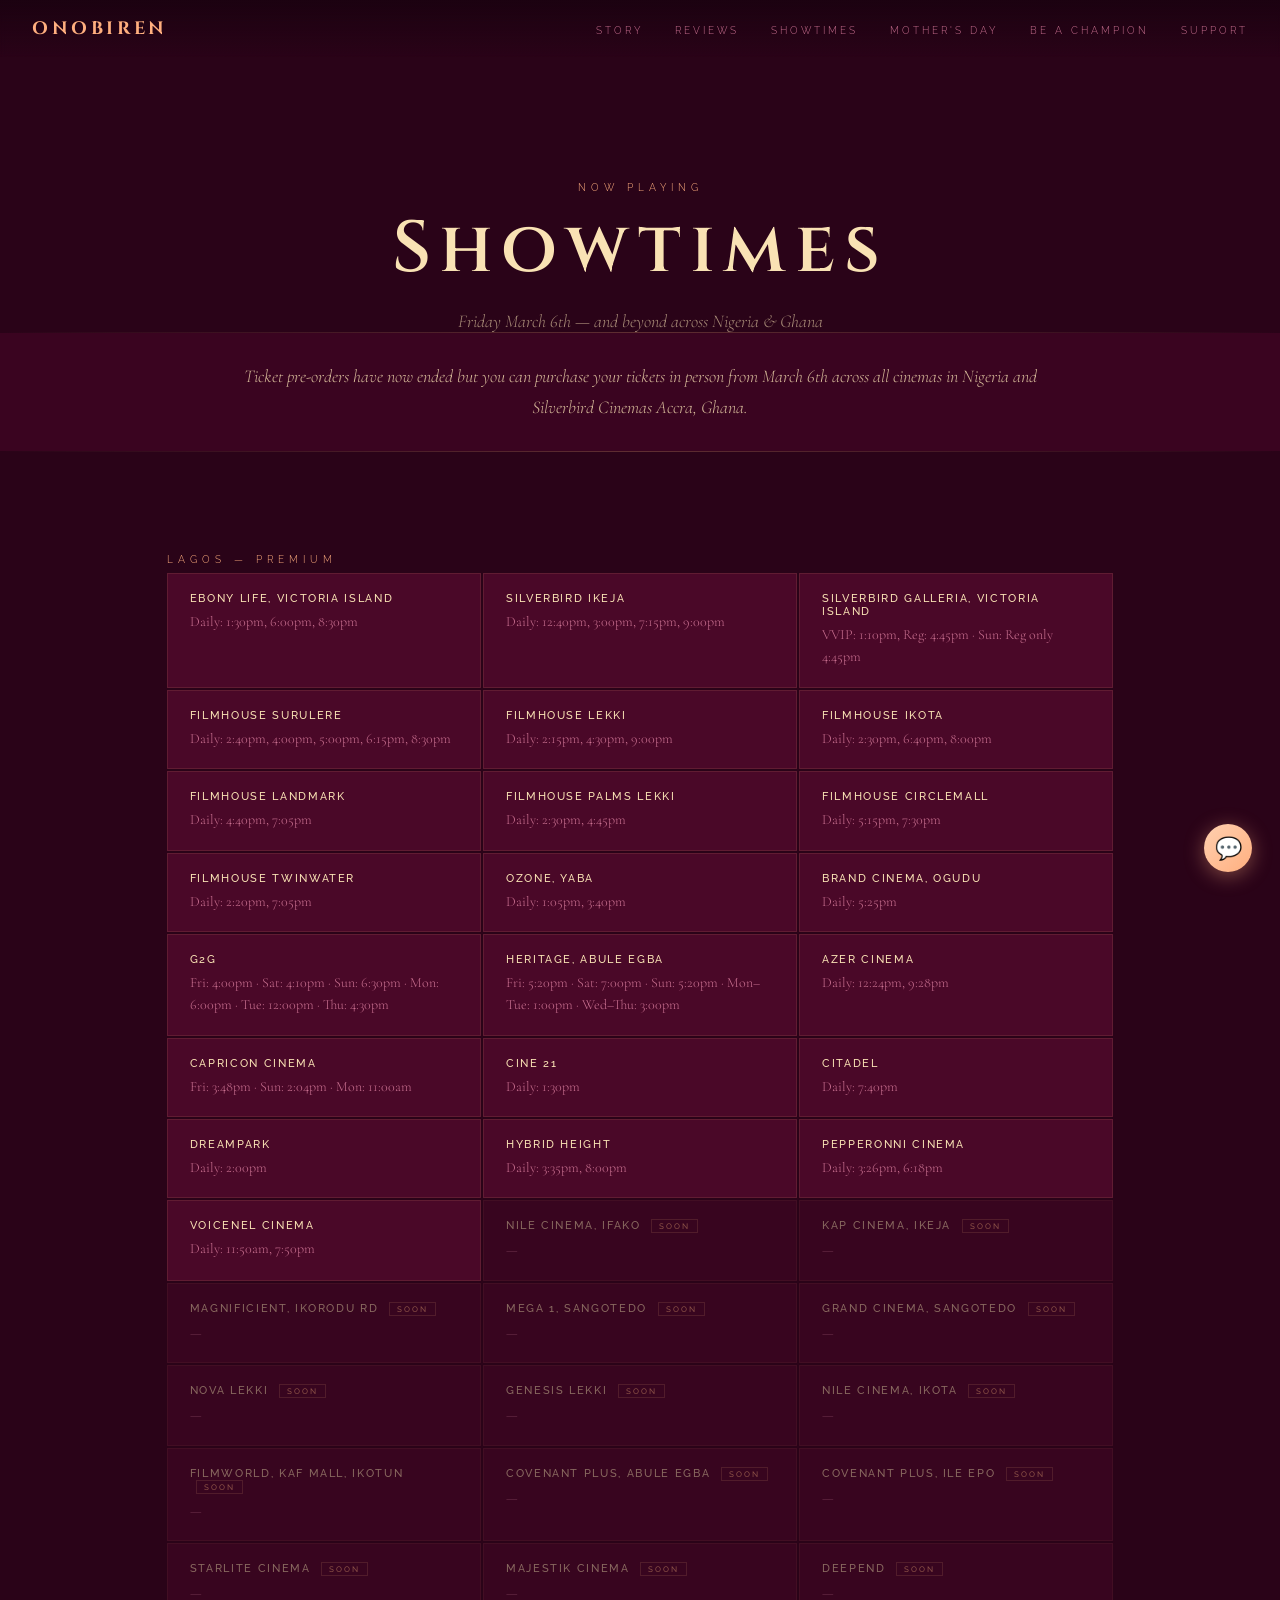
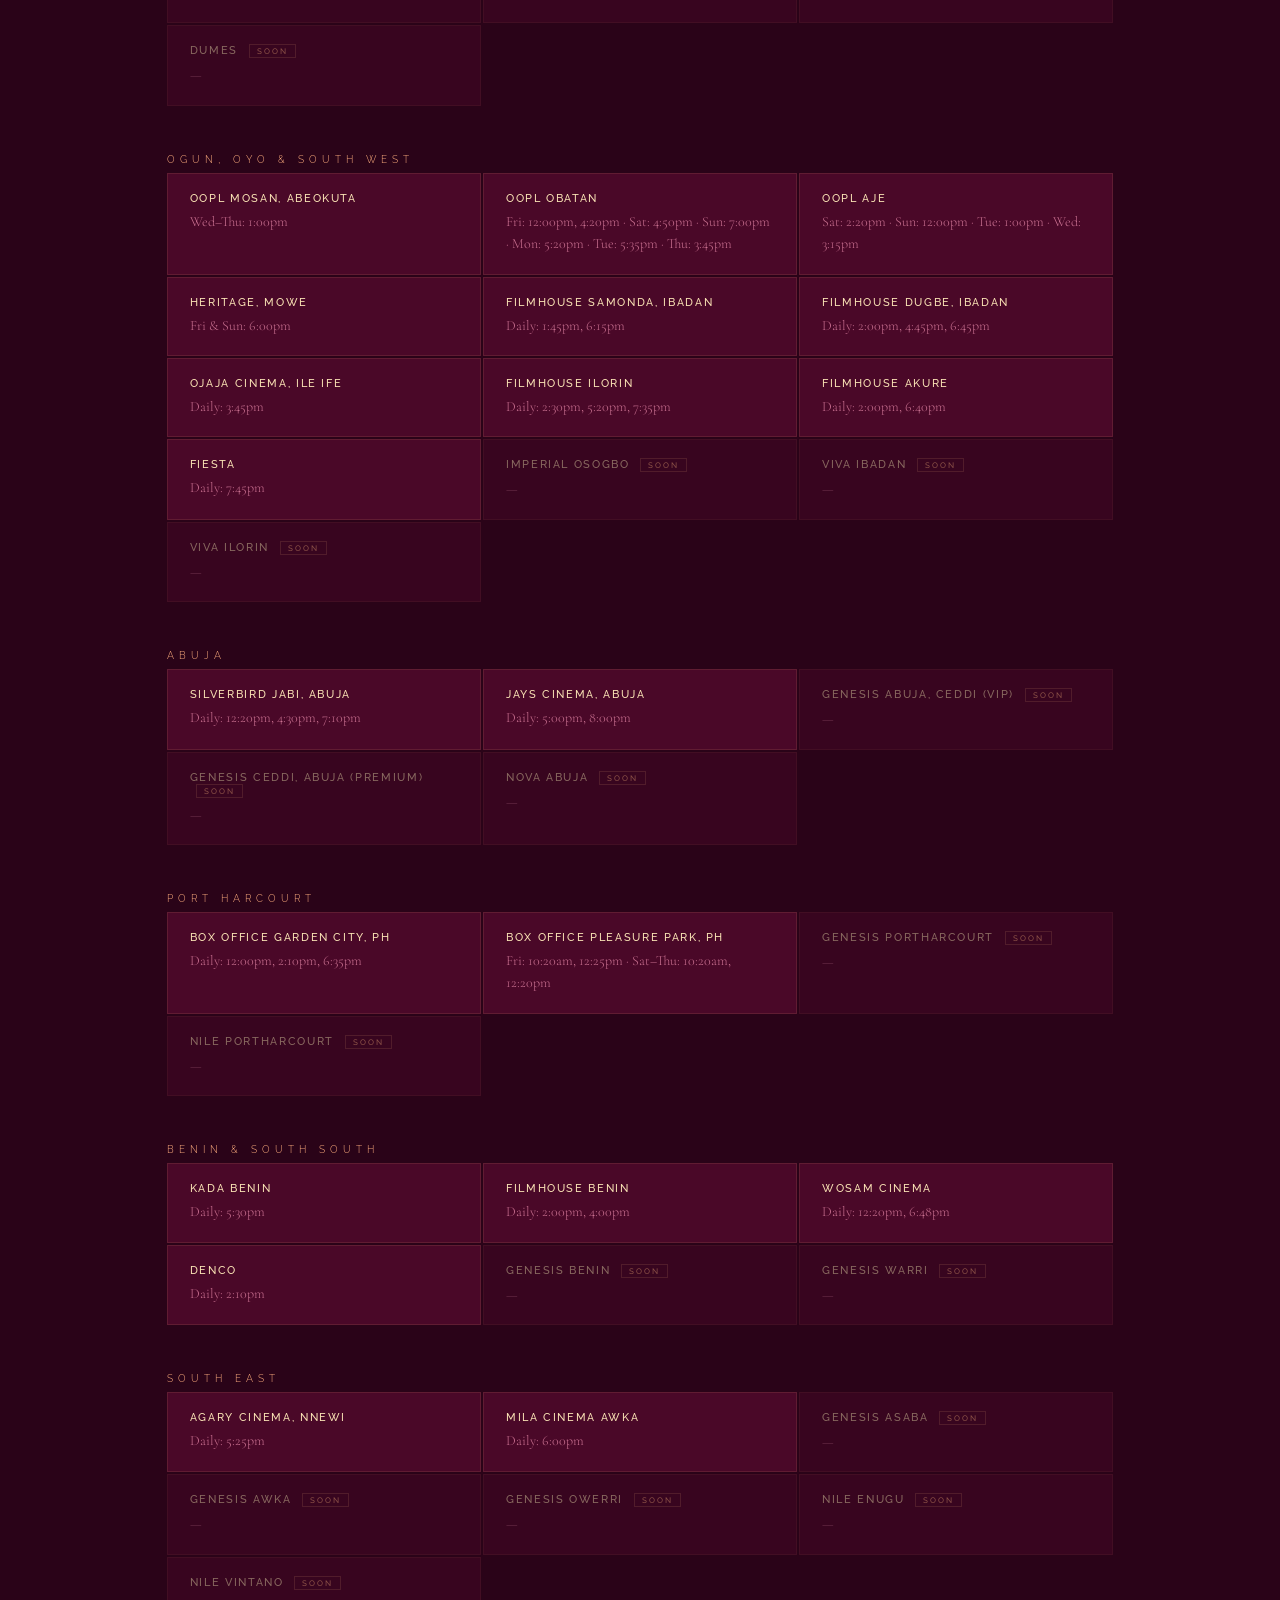
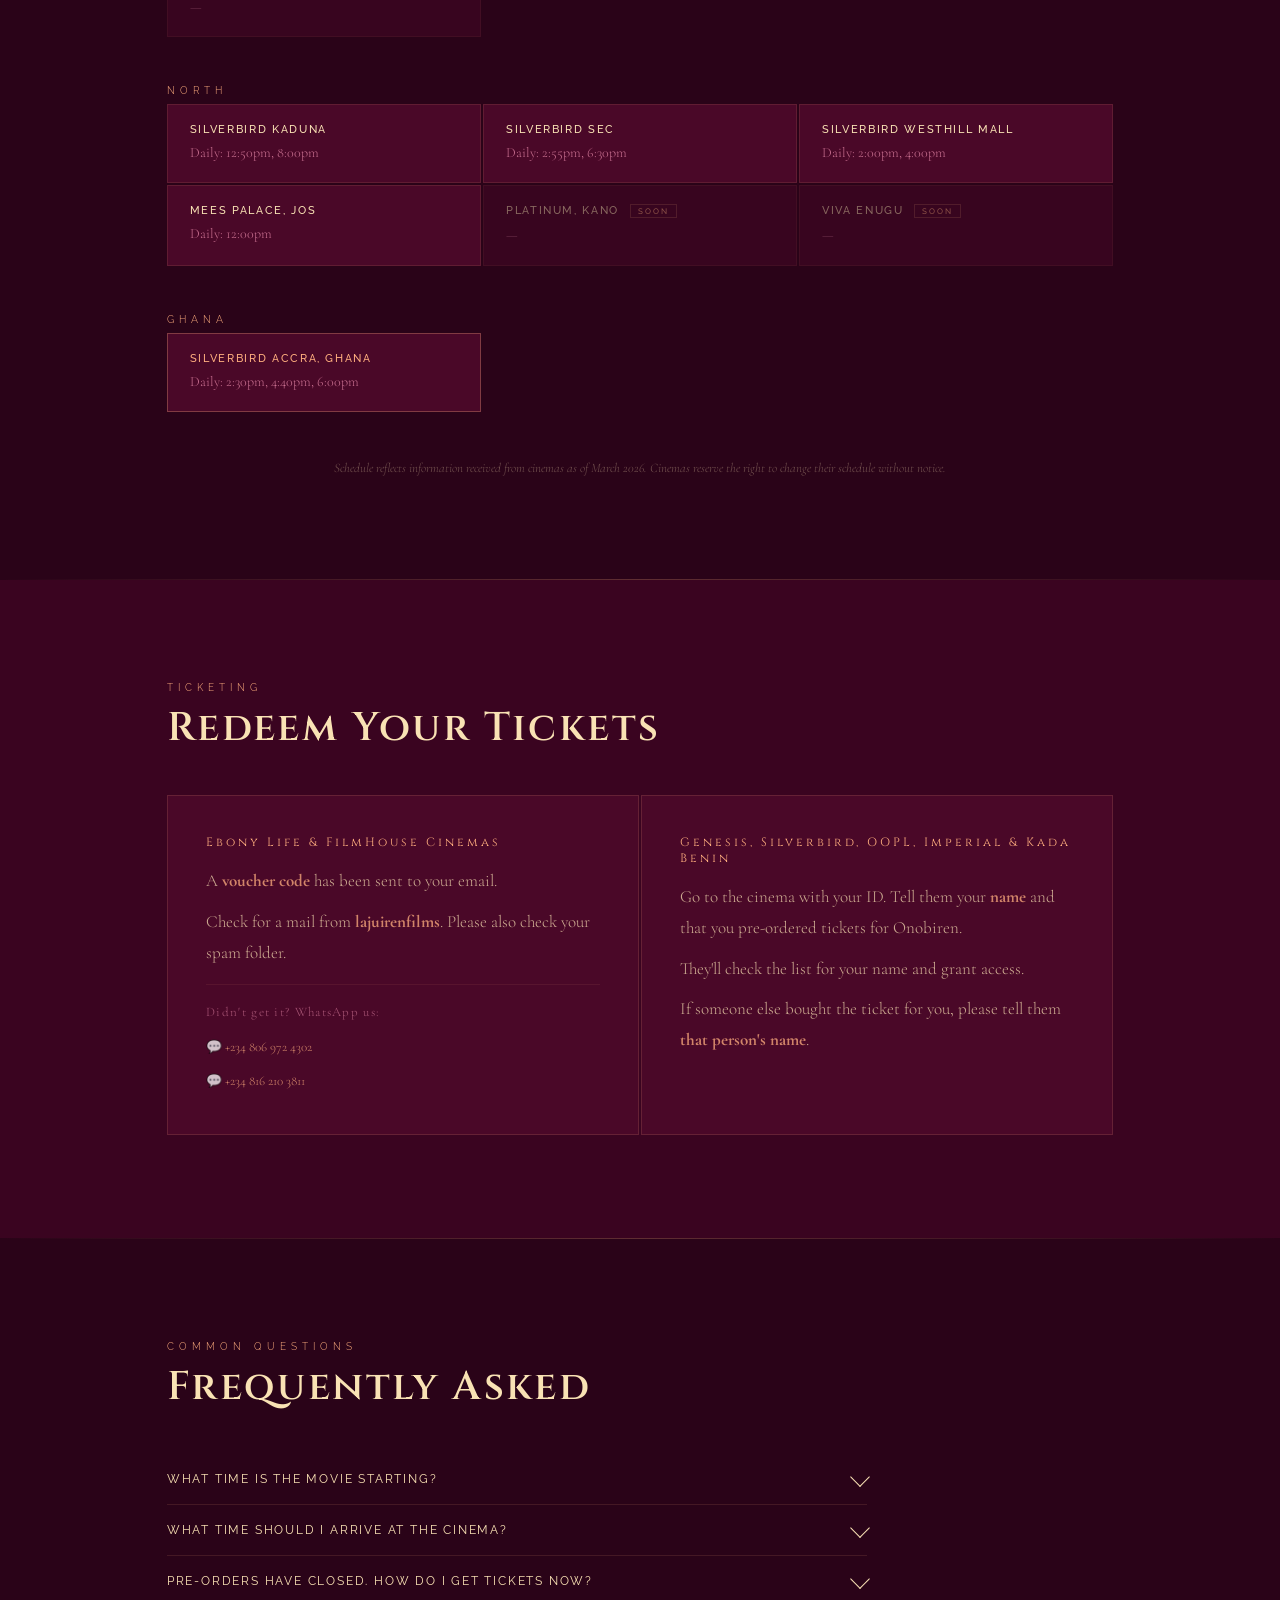
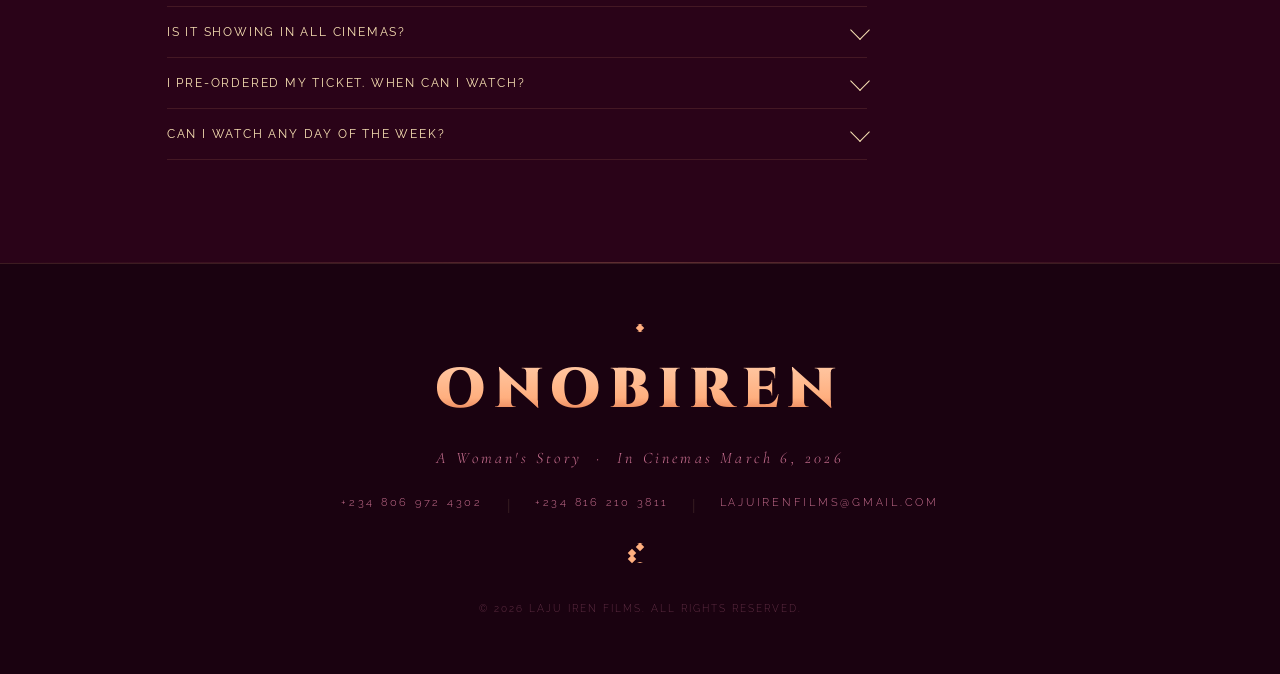
<file: showtimes.html>
<!DOCTYPE html>
<html lang="en">
<head>
  <meta charset="UTF-8" />
  <meta name="viewport" content="width=device-width, initial-scale=1.0" />
  <title>Showtimes — ONOBIREN</title>
  <meta name="description" content="Experience ONOBIREN, a powerful cinematic journey about resilience, strength, and the enduring spirit of womanhood. Coming to cinemas from March 6." />

  <!-- Preconnect for fonts -->
  <link rel="preconnect" href="https://fonts.googleapis.com" />
  <link rel="preconnect" href="https://fonts.gstatic.com" crossorigin />

  <!-- Only load the exact weights used — saves ~60% of font payload -->
  <!-- Cormorant Garamond: 300, 400, 600 (normal + italic) -->
  <!-- Cinzel: 400, 700, 900 -->
  <!-- Raleway: 300, 400, 500 -->
  <link rel="stylesheet" href="https://fonts.googleapis.com/css2?family=Cormorant+Garamond:ital,wght@0,300;0,400;0,600;1,300;1,400&family=Cinzel:wght@400;700;900&family=Raleway:wght@300;400;500&display=swap" media="print" onload="this.media='all'" />
  <!-- Fallback for no-JS -->
  <noscript><link rel="stylesheet" href="https://fonts.googleapis.com/css2?family=Cormorant+Garamond:ital,wght@0,300;0,400;0,600;1,300;1,400&family=Cinzel:wght@400;700;900&family=Raleway:wght@300;400;500&display=swap" /></noscript>

  <style>
    *, *::before, *::after { box-sizing: border-box; margin: 0; padding: 0; }

    :root {
      --gold: #FFAF7F;
      --gold-light: #FFD0B0;
      --gold-pale: #F9E2B4;
      --deep: #3A0420;
      --dark: #2A0318;
      --warm: #4A0828;
      --mid: #5C0F32;
      --text: #F9E2B4;
      --muted: #C97090;
      --magenta: #9C0F4F;
      --magenta-dark: #6B082E;
    }

    html { scroll-behavior: smooth; }

    body {
      background: #2A0318;
      color: #F9E2B4;
      font-family: 'Raleway', system-ui, sans-serif;
      font-weight: 300;
      overflow-x: hidden;
      cursor: default;
    }

    /* ── HERO ───────────────────────────────────── */
    .hero {
      position: relative;
      background: linear-gradient(180deg, #1A0210 0%, #2A0318 60%, #3A0420 100%);
      overflow: hidden;
      padding-top: 80px; /* nav clearance */
    }

    /* subtle atmospheric glow behind everything */
    .hero::before {
      content: '';
      position: absolute;
      inset: 0;
      background:
        radial-gradient(ellipse 70% 50% at 50% 20%, rgba(255,175,127,0.07) 0%, transparent 60%),
        radial-gradient(ellipse 40% 40% at 10% 80%, rgba(156,15,79,0.15) 0%, transparent 55%),
        radial-gradient(ellipse 40% 40% at 90% 80%, rgba(156,15,79,0.1) 0%, transparent 55%);
      pointer-events: none;
    }

    .hero-inner {
      position: relative;
      z-index: 2;
      max-width: 1100px;
      margin: 0 auto;
      padding: clamp(32px, 5vw, 64px) clamp(20px, 5vw, 60px) 0;
      display: flex;
      flex-direction: column;
      align-items: center;
      gap: 0;
    }

    /* ── top title block ── */
    .hero-top {
      text-align: center;
      display: flex;
      flex-direction: column;
      align-items: center;
      gap: 14px;
    }

    /* ── VIDEO FRAME ── */
    .hero-video-wrap {
      width: 100%;
      max-width: 820px;
      margin: clamp(28px, 4vw, 48px) auto 0;
      position: relative;
    }

    /* cinematic border frame */
    .hero-video-frame {
      position: relative;
      aspect-ratio: 16/9;
      background: #0D010A;
      border: 1px solid rgba(255,175,127,0.25);
      box-shadow:
        0 0 0 1px rgba(255,175,127,0.08),
        0 24px 80px rgba(0,0,0,0.7),
        0 0 60px rgba(156,15,79,0.2);
      overflow: hidden;
    }

    /* corner ornament brackets */
    .hero-video-frame::before,
    .hero-video-frame::after {
      content: '';
      position: absolute;
      width: 28px; height: 28px;
      border-color: rgba(255,175,127,0.5);
      border-style: solid;
      z-index: 3;
      pointer-events: none;
    }
    .hero-video-frame::before { top: 10px; left: 10px; border-width: 2px 0 0 2px; }
    .hero-video-frame::after  { bottom: 10px; right: 10px; border-width: 0 2px 2px 0; }

    .hero-video-corner-tr,
    .hero-video-corner-bl {
      position: absolute;
      width: 28px; height: 28px;
      border-color: rgba(255,175,127,0.5);
      border-style: solid;
      z-index: 3;
      pointer-events: none;
    }
    .hero-video-corner-tr { top: 10px; right: 10px; border-width: 2px 2px 0 0; }
    .hero-video-corner-bl { bottom: 10px; left: 10px; border-width: 0 0 2px 2px; }

    /* the actual video — YouTube iframe */
    .hero-video {
      position: absolute;
      inset: 0;
      width: 100%;
      height: 100%;
      border: none;
      display: block;
    }

    /* loading shimmer behind iframe */
    .hero-video-frame {
      position: relative;
      aspect-ratio: 16/9;
      background: linear-gradient(135deg, #1A0210 0%, #3A0420 100%);
      border: 1px solid rgba(255,175,127,0.25);
      box-shadow:
        0 0 0 1px rgba(255,175,127,0.08),
        0 24px 80px rgba(0,0,0,0.7),
        0 0 60px rgba(156,15,79,0.2);
      overflow: hidden;
    }

    /* ── bottom info strip ── */
    .hero-bottom {
      width: 100%;
      max-width: 820px;
      margin: 0 auto;
      padding: clamp(28px, 4vw, 48px) 0 clamp(40px, 6vw, 72px);
      display: grid;
      grid-template-columns: 1fr auto 1fr;
      align-items: center;
      gap: 24px;
    }
    @media (max-width: 640px) {
      .hero-bottom {
        grid-template-columns: 1fr;
        text-align: center;
        justify-items: center;
        gap: 20px;
      }
    }

    .hero-bottom-left {
      display: flex;
      flex-direction: column;
      gap: 6px;
    }
    .hero-bottom-left .presenter-tag { text-align: left; }
    @media (max-width: 640px) {
      .hero-bottom-left .presenter-tag { text-align: center; }
    }

    .hero-bottom-center {
      display: flex;
      flex-direction: column;
      align-items: center;
      gap: 12px;
    }

    .hero-bottom-right {
      display: flex;
      flex-direction: column;
      align-items: flex-end;
      gap: 10px;
    }
    @media (max-width: 640px) {
      .hero-bottom-right { align-items: center; }
    }
      to   { opacity: 1; transform: translateY(0); }
    }

    /* Horizontal rule ornament */
    .ornament {
      display: flex;
      align-items: center;
      gap: 12px;
      width: 100%;
      max-width: 520px;
    }
    .ornament-line {
      flex: 1;
      height: 1px;
      background: linear-gradient(90deg, transparent, #FFAF7F, transparent);
    }
    .ornament-diamond {
      width: 6px;
      height: 6px;
      background: #FFAF7F;
      transform: rotate(45deg);
      flex-shrink: 0;
    }
    .ornament-sm .ornament-line { background: linear-gradient(90deg, transparent, #C97090, transparent); }
    .ornament-sm .ornament-diamond { background: #C97090; width: 4px; height: 4px; }

    .presenter-tag {
      font-family: 'Raleway', sans-serif;
      font-weight: 400;
      font-size: clamp(9px, 1.5vw, 11px);
      letter-spacing: 0.35em;
      text-transform: uppercase;
      color: #C97090;
    }

    .title-main {
      font-family: 'Cinzel', serif;
      font-weight: 900;
      font-size: clamp(42px, 10vw, 96px);
      letter-spacing: 0.12em;
      line-height: 0.95;
      color: transparent;
      background: linear-gradient(180deg, #FFD0B0 0%, #FFAF7F 40%, #CC6040 80%, #FFAF7F 100%);
      -webkit-background-clip: text;
      background-clip: text;
      text-shadow: none;
      position: relative;
    }
    .title-main::after {
      content: 'ONOBIREN';
      position: absolute;
      inset: 0;
      font-family: 'Cinzel', serif;
      font-weight: 900;
      font-size: inherit;
      letter-spacing: inherit;
      color: transparent;
      -webkit-text-stroke: 1px rgba(255,175,127,0.2);
      filter: blur(8px);
      z-index: -1;
    }

    .title-sub {
      font-family: 'Cormorant Garamond', serif;
      font-style: italic;
      font-weight: 300;
      font-size: clamp(13px, 2.2vw, 19px);
      letter-spacing: 0.25em;
      color: #F9E2B4;
      opacity: 0.85;
    }

    .release-badge {
      font-family: 'Raleway', sans-serif;
      font-weight: 500;
      font-size: clamp(9px, 1.4vw, 11px);
      letter-spacing: 0.4em;
      text-transform: uppercase;
      color: #FFAF7F;
      border: 1px solid rgba(255,175,127,0.4);
      padding: 7px 20px;
      position: relative;
      white-space: nowrap;
    }
    .release-badge::before,
    .release-badge::after {
      content: '';
      position: absolute;
      width: 6px; height: 6px;
      border: 1px solid #FFAF7F;
      background: #2A0318;
      transform: rotate(45deg);
    }
    .release-badge::before { top: -4px; left: -4px; }
    .release-badge::after  { bottom: -4px; right: -4px; }

    .hero-synopsis {
      font-family: 'Cormorant Garamond', serif;
      font-weight: 400;
      font-size: clamp(13px, 1.8vw, 17px);
      line-height: 1.85;
      color: #F9E2B4;
      opacity: 0.7;
    }

    .cta-group {
      display: flex;
      flex-wrap: wrap;
      gap: 12px;
      justify-content: flex-end;
    }
    @media (max-width: 640px) {
      .cta-group { justify-content: center; }
    }

    .btn-primary {
      font-family: 'Raleway', sans-serif;
      font-weight: 500;
      font-size: clamp(10px, 1.6vw, 12px);
      letter-spacing: 0.35em;
      text-transform: uppercase;
      color: #9C0F4F;
      background: linear-gradient(135deg, #FFD0B0, #FFAF7F, #E07050);
      border: none;
      padding: 14px 36px;
      cursor: pointer;
      text-decoration: none;
      display: inline-block;
      transition: transform 0.3s ease, box-shadow 0.3s ease, filter 0.3s ease;
      position: relative;
      overflow: hidden;
    }
    .btn-primary::before {
      content: '';
      position: absolute;
      inset: 0;
      background: linear-gradient(135deg, rgba(255,255,255,0.15), transparent);
      opacity: 0;
      transition: opacity 0.3s;
    }
    .btn-primary:hover { transform: translateY(-2px); box-shadow: 0 8px 30px rgba(255,175,127,0.5); filter: brightness(1.1); }
    .btn-primary:hover::before { opacity: 1; }

    .btn-secondary {
      font-family: 'Raleway', sans-serif;
      font-weight: 400;
      font-size: clamp(10px, 1.6vw, 12px);
      letter-spacing: 0.35em;
      text-transform: uppercase;
      color: #F9E2B4;
      background: transparent;
      border: 1px solid rgba(249,226,180,0.4);
      padding: 14px 36px;
      cursor: pointer;
      text-decoration: none;
      display: inline-block;
      transition: all 0.3s ease;
    }
    .btn-secondary:hover {
      border-color: #F9E2B4;
      background: rgba(249,226,180,0.1);
      box-shadow: 0 0 20px rgba(249,226,180,0.1);
    }

    .cinemas-note {
      font-size: clamp(9px, 1.3vw, 11px);
      letter-spacing: 0.2em;
      color: #C97090;
      text-transform: uppercase;
    }

    /* ── SECTION BASE ───────────────────────────── */
    section {
      position: relative;
      padding: clamp(60px, 8vw, 120px) clamp(20px, 6vw, 80px);
      max-width: 1100px;
      margin: 0 auto;
    }

    .section-label {
      font-size: 10px;
      letter-spacing: 0.5em;
      text-transform: uppercase;
      color: #FFAF7F;
      margin-bottom: 8px;
      display: block;
    }

    .section-title {
      font-family: 'Cinzel', serif;
      font-weight: 600;
      font-size: clamp(22px, 4vw, 40px);
      color: #F9E2B4;
      letter-spacing: 0.06em;
      margin-bottom: 40px;
    }

    /* Divider */
    .divider {
      width: 100%;
      height: 1px;
      background: linear-gradient(90deg, transparent, rgba(255,175,127,0.25), transparent);
      margin: 0;
    }

    /* ── STORY SECTION ──────────────────────────── */
    .story-section {
      display: grid;
      grid-template-columns: 1fr 1fr;
      gap: clamp(40px, 6vw, 100px);
      align-items: center;
    }
    @media (max-width: 700px) {
      .story-section { grid-template-columns: 1fr; }
    }

    .story-text p {
      font-family: 'Cormorant Garamond', serif;
      font-size: clamp(16px, 2.2vw, 20px);
      line-height: 1.9;
      color: #F9E2B4;
      opacity: 0.85;
    }

    .story-visual {
      position: relative;
      aspect-ratio: 3/4;
      max-height: 520px;
    }
    .story-visual-inner {
      width: 100%;
      height: 100%;
      background: linear-gradient(135deg, #4A0828 0%, #6B082E 100%);
      border: 1px solid rgba(255,175,127,0.2);
      display: flex;
      align-items: center;
      justify-content: center;
      position: relative;
      overflow: hidden;
    }

    /* Movie flyer image — replace src when ready */
    .flyer-img {
      position: absolute;
      inset: 0;
      width: 100%;
      height: 100%;
      object-fit: cover;
      object-position: center top;
      opacity: 1;
      transition: opacity 0.5s;
    }

    .flyer-placeholder {
      position: absolute;
      inset: 0;
      display: flex;
      flex-direction: column;
      align-items: center;
      justify-content: center;
      gap: 12px;
      border: 2px dashed rgba(255,175,127,0.25);
    }
    .flyer-placeholder-icon {
      font-size: 36px;
      opacity: 0.3;
    }
    .flyer-placeholder span {
      font-size: 10px;
      letter-spacing: 0.35em;
      text-transform: uppercase;
      color: rgba(255,175,127,0.35);
      text-align: center;
      padding: 0 20px;
    }

    .story-visual-inner::before {
      content: '';
      position: absolute;
      inset: 0;
      background:
        radial-gradient(ellipse 70% 60% at 50% 40%, rgba(255,175,127,0.15) 0%, transparent 70%),
        radial-gradient(ellipse 40% 40% at 20% 80%, rgba(156,15,79,0.2) 0%, transparent 60%);
      pointer-events: none;
      z-index: 1;
    }
    .story-visual-text {
      font-family: 'Cinzel', serif;
      font-size: clamp(32px, 6vw, 60px);
      color: transparent;
      -webkit-text-stroke: 1px rgba(255,175,127,0.3);
      letter-spacing: 0.15em;
      text-align: center;
      line-height: 1.3;
      z-index: 1;
      position: relative;
    }
    .story-visual::after {
      content: '';
      position: absolute;
      top: 16px; left: 16px;
      right: -16px; bottom: -16px;
      border: 1px solid rgba(255,175,127,0.12);
      pointer-events: none;
    }

    /* ── QUOTES ─────────────────────────────────── */
    .quotes-section { background: transparent; }

    .quotes-grid {
      display: grid;
      grid-template-columns: 1fr 1fr;
      gap: 2px;
    }
    @media (max-width: 640px) {
      .quotes-grid { grid-template-columns: 1fr; }
    }

    .quote-card {
      background: #4A0828;
      border: 1px solid rgba(255,175,127,0.15);
      padding: clamp(24px, 3vw, 40px);
      position: relative;
      transition: border-color 0.4s ease, background 0.4s ease;
    }
    .quote-card:hover {
      border-color: rgba(255,175,127,0.4);
      background: #5C0F32;
    }
    .quote-card::before {
      content: '\201C';
      font-family: 'Cormorant Garamond', serif;
      font-size: 80px;
      line-height: 1;
      color: rgba(255,175,127,0.18);
      position: absolute;
      top: 12px; left: 20px;
    }

    /* Portrait photo area */
    .quote-portrait {
      width: 64px;
      height: 64px;
      border-radius: 50%;
      overflow: hidden;
      border: 2px solid rgba(255,175,127,0.3);
      margin-bottom: 16px;
      flex-shrink: 0;
      position: relative;
    }
    .quote-portrait img {
      width: 100%;
      height: 100%;
      object-fit: cover;
      object-position: center top;
      opacity: 1;
      transition: opacity 0.4s;
    }
    .quote-portrait-placeholder {
      position: absolute;
      inset: 0;
      background: linear-gradient(135deg, #5C0F32, #3A0420);
      display: flex;
      align-items: center;
      justify-content: center;
      border-radius: 50%;
    }
    .quote-portrait-placeholder svg {
      width: 28px;
      height: 28px;
      color: rgba(255,175,127,0.3);
    }
    .quote-portrait-placeholder span {
      position: absolute;
      bottom: -18px;
      left: 50%;
      transform: translateX(-50%);
      font-size: 8px;
      letter-spacing: 0.2em;
      color: rgba(255,175,127,0.3);
      white-space: nowrap;
      text-transform: uppercase;
    }

    .quote-header {
      display: flex;
      align-items: center;
      gap: 14px;
      margin-bottom: 4px;
    }

    .quote-text {
      font-family: 'Cormorant Garamond', serif;
      font-style: italic;
      font-size: clamp(14px, 1.8vw, 17px);
      line-height: 1.85;
      color: #F9E2B4;
      opacity: 0.8;
      margin-bottom: 0;
      padding-top: 16px;
    }

    .quote-author {
      font-size: 11px;
      letter-spacing: 0.25em;
      text-transform: uppercase;
      color: #FFAF7F;
      line-height: 1.4;
    }

    /* ── CINEMAS ─────────────────────────────────── */
    .cinemas-section {
      text-align: center;
    }

    .cinemas-list {
      display: flex;
      flex-wrap: wrap;
      justify-content: center;
      gap: 12px;
      margin-bottom: 48px;
    }

    .cinema-tag {
      font-size: 11px;
      letter-spacing: 0.3em;
      text-transform: uppercase;
      color: #C97090;
      border: 1px solid rgba(255,175,127,0.2);
      padding: 8px 20px;
      transition: all 0.3s;
    }
    .cinema-tag:hover {
      color: #FFAF7F;
      border-color: rgba(255,175,127,0.5);
    }

    .nigeria-ghana {
      font-family: 'Cormorant Garamond', serif;
      font-style: italic;
      font-size: clamp(16px, 2.5vw, 22px);
      color: #F9E2B4;
      opacity: 0.7;
      margin-bottom: 40px;
    }

    /* ── SUPPORT ────────────────────────────────── */
    .support-section {
      display: grid;
      grid-template-columns: 1fr 1fr;
      gap: 2px;
    }
    @media (max-width: 600px) {
      .support-section { grid-template-columns: 1fr; }
    }

    .support-card {
      background: #4A0828;
      border: 1px solid rgba(255,175,127,0.15);
      padding: clamp(32px, 4vw, 56px);
      display: flex;
      flex-direction: column;
      gap: 16px;
    }

    .support-icon {
      font-size: 28px;
      line-height: 1;
    }

    .support-title {
      font-family: 'Cinzel', serif;
      font-size: clamp(14px, 2vw, 18px);
      letter-spacing: 0.1em;
      color: #F9E2B4;
    }

    .support-desc {
      font-family: 'Cormorant Garamond', serif;
      font-size: clamp(14px, 1.8vw, 17px);
      line-height: 1.7;
      color: #F9E2B4;
      opacity: 0.65;
      flex: 1;
    }

    /* ── FOOTER ─────────────────────────────────── */
    footer {
      background: #1A0210;
      border-top: 1px solid rgba(255,175,127,0.15);
      text-align: center;
      padding: 60px 24px;
      display: flex;
      flex-direction: column;
      align-items: center;
      gap: 20px;
    }

    .footer-title {
      font-family: 'Cinzel', serif;
      font-weight: 900;
      font-size: clamp(28px, 6vw, 56px);
      letter-spacing: 0.15em;
      color: transparent;
      background: linear-gradient(180deg, #FFD0B0 0%, #FFAF7F 60%, #CC5030 100%);
      -webkit-background-clip: text;
      background-clip: text;
    }

    .footer-sub {
      font-family: 'Cormorant Garamond', serif;
      font-style: italic;
      font-size: clamp(12px, 2vw, 16px);
      letter-spacing: 0.2em;
      color: #C97090;
    }

    .footer-contact {
      display: flex;
      flex-wrap: wrap;
      gap: 24px;
      justify-content: center;
      margin-top: 8px;
    }

    .footer-contact a {
      font-size: 11px;
      letter-spacing: 0.25em;
      text-transform: uppercase;
      color: #C97090;
      text-decoration: none;
      transition: color 0.3s;
    }
    .footer-contact a:hover { color: #FFAF7F; }

    .footer-copy {
      font-size: 10px;
      letter-spacing: 0.2em;
      color: rgba(201,112,144,0.4);
      text-transform: uppercase;
      margin-top: 20px;
    }

    /* ── WHATSAPP FLOAT ─────────────────────────── */
    .whatsapp-float {
      position: fixed;
      bottom: 28px;
      right: 28px;
      z-index: 100;
      display: flex;
      flex-direction: column;
      align-items: flex-end;
      gap: 8px;
    }
    .wa-label {
      font-size: 10px;
      letter-spacing: 0.2em;
      text-transform: uppercase;
      color: #C97090;
      background: rgba(42,3,24,0.9);
      padding: 4px 10px;
      border: 1px solid rgba(255,175,127,0.2);
      white-space: nowrap;
      opacity: 0;
      transform: translateX(8px);
      transition: all 0.3s ease;
      pointer-events: none;
    }
    .whatsapp-float:hover .wa-label { opacity: 1; transform: translateX(0); }
    .wa-btn {
      width: 48px;
      height: 48px;
      background: linear-gradient(135deg, #FFD0B0, #FFAF7F);
      border-radius: 50%;
      display: flex;
      align-items: center;
      justify-content: center;
      text-decoration: none;
      box-shadow: 0 4px 20px rgba(255,175,127,0.4);
      transition: transform 0.3s, box-shadow 0.3s;
      font-size: 22px;
    }
    .wa-btn:hover { transform: scale(1.1); box-shadow: 0 6px 30px rgba(255,175,127,0.6); }

    /* ── FULL WIDTH WRAPPER ─────────────────────── */
    .full-bg {
      background: #2A0318;
    }
    .full-bg-2 {
      background: #3A0420;
    }

    /* ── NAV ─────────────────────────────────────── */
    nav {
      position: fixed;
      top: 0;
      left: 0; right: 0;
      z-index: 50;
      padding: 16px 32px;
      display: flex;
      align-items: center;
      justify-content: space-between;
      background: linear-gradient(180deg, rgba(26,2,16,0.9) 0%, transparent 100%);
      backdrop-filter: blur(2px);
    }

    .nav-logo {
      font-family: 'Cinzel', serif;
      font-weight: 700;
      font-size: clamp(14px, 2.5vw, 18px);
      letter-spacing: 0.2em;
      color: #FFAF7F;
      text-decoration: none;
    }

    .nav-links {
      display: flex;
      gap: 32px;
      list-style: none;
    }
    @media (max-width: 560px) {
      .nav-links { display: none; }
    }

    .nav-links a {
      font-size: 10px;
      letter-spacing: 0.3em;
      text-transform: uppercase;
      color: #C97090;
      text-decoration: none;
      transition: color 0.3s;
    }
    .nav-links a:hover { color: #FFAF7F; }

    /* ── TICKER ─────────────────────────────────── */
    .ticker-wrap {
      overflow: hidden;
      border-top: 1px solid rgba(255,175,127,0.15);
      border-bottom: 1px solid rgba(255,175,127,0.15);
      background: rgba(156,15,79,0.1);
      padding: 10px 0;
    }
    .ticker {
      display: flex;
      white-space: nowrap;
      animation: ticker 30s linear infinite;
    }
    .ticker-item {
      font-size: 10px;
      letter-spacing: 0.35em;
      text-transform: uppercase;
      color: #C97090;
      padding: 0 40px;
    }
    .ticker-item span {
      color: #FFAF7F;
      margin: 0 8px;
    }
    @keyframes ticker {
      from { transform: translateX(0); }
      to   { transform: translateX(-50%); }
    }

    /* ── REDEMPTION INFO ─────────────────────────── */
    .redeem-section {
      text-align: center;
    }

    .redeem-cards {
      display: grid;
      grid-template-columns: 1fr 1fr;
      gap: 2px;
      margin-top: 40px;
    }
    @media (max-width: 600px) {
      .redeem-cards { grid-template-columns: 1fr; }
    }

    .redeem-card {
      background: #4A0828;
      border: 1px solid rgba(255,175,127,0.15);
      padding: clamp(24px, 3vw, 40px);
      text-align: left;
    }

    .redeem-card-title {
      font-family: 'Cinzel', serif;
      font-size: 12px;
      letter-spacing: 0.25em;
      color: #FFAF7F;
      margin-bottom: 16px;
    }

    .redeem-card p {
      font-family: 'Cormorant Garamond', serif;
      font-size: clamp(14px, 1.8vw, 17px);
      line-height: 1.8;
      color: #F9E2B4;
      opacity: 0.75;
    }



    /* ── SECTION ENTRY ANIMATIONS ───────────────────
       Uses .fadein class — only applied via JS after page loads.
       Content is ALWAYS visible even without JS.
    ── */
    @media (prefers-reduced-motion: no-preference) {
      .fadein {
        opacity: 0;
        transform: translateY(16px);
        transition: opacity 0.6s ease-out, transform 0.6s ease-out;
      }
      .fadein.in { opacity: 1; transform: none; }
      .fadein-d1 { transition-delay: 0.08s; }
      .fadein-d2 { transition-delay: 0.16s; }
      .fadein-d3 { transition-delay: 0.24s; }
      .fadein-d4 { transition-delay: 0.32s; }
    }

    /* ── SHOWTIMES PAGE ── */
    .cinema-group-label {
      font-size: 10px;
      letter-spacing: 0.5em;
      text-transform: uppercase;
      color: #FFAF7F;
      border-bottom: 1px solid rgba(255,175,127,0.2);
      padding-bottom: 10px;
      margin-bottom: 20px;
    }
    .cinema-grid {
      display: grid;
      grid-template-columns: repeat(auto-fill, minmax(260px, 1fr));
      gap: 2px;
      margin-bottom: 48px;
    }
    .cinema-card {
      background: #4A0828;
      border: 1px solid rgba(255,175,127,0.12);
      padding: 18px 22px;
      transition: border-color 0.3s;
    }
    .cinema-card:hover { border-color: rgba(255,175,127,0.35); }
    .cinema-card.coming { opacity: 0.45; }
    .cinema-name {
      font-family: 'Raleway', sans-serif;
      font-size: 11px;
      font-weight: 500;
      letter-spacing: 0.15em;
      text-transform: uppercase;
      color: #F9E2B4;
      margin-bottom: 6px;
    }
    .cinema-time {
      font-family: 'Cormorant Garamond', serif;
      font-size: 14px;
      color: #C97090;
      line-height: 1.6;
    }
    .soon-badge {
      display: inline-block;
      font-size: 8px;
      letter-spacing: 0.25em;
      text-transform: uppercase;
      color: #FFAF7F;
      border: 1px solid rgba(255,175,127,0.3);
      padding: 1px 7px;
      margin-left: 6px;
    }
    .schedule-note {
      font-family: 'Cormorant Garamond', serif;
      font-style: italic;
      font-size: 13px;
      color: rgba(249,226,180,0.35);
      text-align: center;
      margin-top: 32px;
    }
    /* FAQ */
    .faq-item { border-bottom: 1px solid rgba(255,175,127,0.12); }
    .faq-q {
      width: 100%; text-align: left; background: none; border: none;
      padding: 18px 0; cursor: pointer;
      display: flex; justify-content: space-between; align-items: center; gap: 16px;
      font-family: 'Raleway', sans-serif;
      font-size: 12px; font-weight: 400; letter-spacing: 0.15em;
      text-transform: uppercase; color: #F9E2B4;
    }
    .faq-q:hover { color: #FFAF7F; }
    .faq-arrow {
      flex-shrink: 0; width: 14px; height: 14px;
      border-right: 1px solid currentColor;
      border-bottom: 1px solid currentColor;
      transform: rotate(45deg); margin-top: -4px;
      transition: transform 0.3s;
    }
    .faq-item.open .faq-arrow { transform: rotate(-135deg); margin-top: 4px; }
    .faq-a {
      font-family: 'Cormorant Garamond', serif;
      font-size: 16px; font-style: italic;
      color: rgba(249,226,180,0.7); line-height: 1.8;
      max-height: 0; overflow: hidden;
      transition: max-height 0.35s ease, padding 0.3s;
    }
    .faq-item.open .faq-a { max-height: 160px; padding-bottom: 18px; }

  </style>
</head>
<body>
<body>

<!-- NAV -->
  <nav>
    <a href="index.html" class="nav-logo">ONOBIREN</a>
    <ul class="nav-links">
      <li><a href="index.html#story">Story</a></li>
      <li><a href="index.html#reviews">Reviews</a></li>
      <li><a href="showtimes.html">Showtimes</a></li>
      <li><a href="mothersday.html">Mother's Day</a></li>
      <li><a href="champion.html">Be a Champion</a></li>
      <li><a href="index.html#support">Support</a></li>
    </ul>
  </nav>

  <!-- PAGE HERO -->
  <div class="full-bg" style="padding-top:80px">
    <section style="text-align:center; padding-bottom:0;">
      <span class="section-label">Now Playing</span>
      <h1 class="section-title" style="font-size:clamp(32px,7vw,72px); letter-spacing:0.12em; margin-bottom:12px;">Showtimes</h1>
      <p style="font-family:'Cormorant Garamond',serif; font-style:italic; font-size:clamp(14px,2vw,18px); color:rgba(249,226,180,0.6);">Friday March 6th — and beyond across Nigeria & Ghana</p>
    </section>
  </div>

  <!-- NOTICE -->
  <div class="divider"></div>
  <div class="full-bg-2">
    <div style="max-width:900px; margin:0 auto; padding:28px 40px; text-align:center;">
      <p style="font-family:'Cormorant Garamond',serif; font-size:clamp(15px,2vw,18px); font-style:italic; color:rgba(249,226,180,0.8); line-height:1.7;">
        Ticket pre-orders have now ended but you can purchase your tickets in person from March 6th across all cinemas in Nigeria and Silverbird Cinemas Accra, Ghana.
      </p>
    </div>
  </div>
  <div class="divider"></div>

  <!-- SHOWTIMES -->
  <div class="full-bg">
    <section>
      <span class="section-label">Lagos — Premium</span>
      <div class="cinema-grid">
        <div class="cinema-card"><p class="cinema-name">Ebony Life, Victoria Island</p><p class="cinema-time">Daily: 1:30pm, 6:00pm, 8:30pm</p></div>
        <div class="cinema-card"><p class="cinema-name">Silverbird Ikeja</p><p class="cinema-time">Daily: 12:40pm, 3:00pm, 7:15pm, 9:00pm</p></div>
        <div class="cinema-card"><p class="cinema-name">Silverbird Galleria, Victoria Island</p><p class="cinema-time">VVIP: 1:10pm, Reg: 4:45pm · Sun: Reg only 4:45pm</p></div>
        <div class="cinema-card"><p class="cinema-name">FilmHouse Surulere</p><p class="cinema-time">Daily: 2:40pm, 4:00pm, 5:00pm, 6:15pm, 8:30pm</p></div>
        <div class="cinema-card"><p class="cinema-name">FilmHouse Lekki</p><p class="cinema-time">Daily: 2:15pm, 4:30pm, 9:00pm</p></div>
        <div class="cinema-card"><p class="cinema-name">FilmHouse Ikota</p><p class="cinema-time">Daily: 2:30pm, 6:40pm, 8:00pm</p></div>
        <div class="cinema-card"><p class="cinema-name">FilmHouse Landmark</p><p class="cinema-time">Daily: 4:40pm, 7:05pm</p></div>
        <div class="cinema-card"><p class="cinema-name">FilmHouse Palms Lekki</p><p class="cinema-time">Daily: 2:30pm, 4:45pm</p></div>
        <div class="cinema-card"><p class="cinema-name">FilmHouse CircleMall</p><p class="cinema-time">Daily: 5:15pm, 7:30pm</p></div>
        <div class="cinema-card"><p class="cinema-name">FilmHouse TwinWater</p><p class="cinema-time">Daily: 2:20pm, 7:05pm</p></div>
        <div class="cinema-card"><p class="cinema-name">Ozone, Yaba</p><p class="cinema-time">Daily: 1:05pm, 3:40pm</p></div>
        <div class="cinema-card"><p class="cinema-name">Brand Cinema, Ogudu</p><p class="cinema-time">Daily: 5:25pm</p></div>
        <div class="cinema-card"><p class="cinema-name">G2G</p><p class="cinema-time">Fri: 4:00pm · Sat: 4:10pm · Sun: 6:30pm · Mon: 6:00pm · Tue: 12:00pm · Thu: 4:30pm</p></div>
        <div class="cinema-card"><p class="cinema-name">Heritage, Abule Egba</p><p class="cinema-time">Fri: 5:20pm · Sat: 7:00pm · Sun: 5:20pm · Mon–Tue: 1:00pm · Wed–Thu: 3:00pm</p></div>
        <div class="cinema-card"><p class="cinema-name">Azer Cinema</p><p class="cinema-time">Daily: 12:24pm, 9:28pm</p></div>
        <div class="cinema-card"><p class="cinema-name">Capricon Cinema</p><p class="cinema-time">Fri: 3:48pm · Sun: 2:04pm · Mon: 11:00am</p></div>
        <div class="cinema-card"><p class="cinema-name">Cine 21</p><p class="cinema-time">Daily: 1:30pm</p></div>
        <div class="cinema-card"><p class="cinema-name">Citadel</p><p class="cinema-time">Daily: 7:40pm</p></div>
        <div class="cinema-card"><p class="cinema-name">Dreampark</p><p class="cinema-time">Daily: 2:00pm</p></div>
        <div class="cinema-card"><p class="cinema-name">Hybrid Height</p><p class="cinema-time">Daily: 3:35pm, 8:00pm</p></div>
        <div class="cinema-card"><p class="cinema-name">Pepperonni Cinema</p><p class="cinema-time">Daily: 3:26pm, 6:18pm</p></div>
        <div class="cinema-card"><p class="cinema-name">Voicenel Cinema</p><p class="cinema-time">Daily: 11:50am, 7:50pm</p></div>
        <div class="cinema-card coming"><p class="cinema-name">Nile Cinema, Ifako <span class="soon-badge">Soon</span></p><p class="cinema-time">—</p></div>
        <div class="cinema-card coming"><p class="cinema-name">Kap Cinema, Ikeja <span class="soon-badge">Soon</span></p><p class="cinema-time">—</p></div>
        <div class="cinema-card coming"><p class="cinema-name">Magnificient, Ikorodu Rd <span class="soon-badge">Soon</span></p><p class="cinema-time">—</p></div>
        <div class="cinema-card coming"><p class="cinema-name">Mega 1, Sangotedo <span class="soon-badge">Soon</span></p><p class="cinema-time">—</p></div>
        <div class="cinema-card coming"><p class="cinema-name">Grand Cinema, Sangotedo <span class="soon-badge">Soon</span></p><p class="cinema-time">—</p></div>
        <div class="cinema-card coming"><p class="cinema-name">Nova Lekki <span class="soon-badge">Soon</span></p><p class="cinema-time">—</p></div>
        <div class="cinema-card coming"><p class="cinema-name">Genesis Lekki <span class="soon-badge">Soon</span></p><p class="cinema-time">—</p></div>
        <div class="cinema-card coming"><p class="cinema-name">Nile Cinema, Ikota <span class="soon-badge">Soon</span></p><p class="cinema-time">—</p></div>
        <div class="cinema-card coming"><p class="cinema-name">Filmworld, Kaf Mall, Ikotun <span class="soon-badge">Soon</span></p><p class="cinema-time">—</p></div>
        <div class="cinema-card coming"><p class="cinema-name">Covenant Plus, Abule Egba <span class="soon-badge">Soon</span></p><p class="cinema-time">—</p></div>
        <div class="cinema-card coming"><p class="cinema-name">Covenant Plus, Ile Epo <span class="soon-badge">Soon</span></p><p class="cinema-time">—</p></div>
        <div class="cinema-card coming"><p class="cinema-name">Starlite Cinema <span class="soon-badge">Soon</span></p><p class="cinema-time">—</p></div>
        <div class="cinema-card coming"><p class="cinema-name">Majestik Cinema <span class="soon-badge">Soon</span></p><p class="cinema-time">—</p></div>
        <div class="cinema-card coming"><p class="cinema-name">Deepend <span class="soon-badge">Soon</span></p><p class="cinema-time">—</p></div>
        <div class="cinema-card coming"><p class="cinema-name">Dumes <span class="soon-badge">Soon</span></p><p class="cinema-time">—</p></div>
      </div>

      <span class="section-label">Ogun, Oyo &amp; South West</span>
      <div class="cinema-grid">
        <div class="cinema-card"><p class="cinema-name">OOPL Mosan, Abeokuta</p><p class="cinema-time">Wed–Thu: 1:00pm</p></div>
        <div class="cinema-card"><p class="cinema-name">OOPL Obatan</p><p class="cinema-time">Fri: 12:00pm, 4:20pm · Sat: 4:50pm · Sun: 7:00pm · Mon: 5:20pm · Tue: 5:35pm · Thu: 3:45pm</p></div>
        <div class="cinema-card"><p class="cinema-name">OOPL Aje</p><p class="cinema-time">Sat: 2:20pm · Sun: 12:00pm · Tue: 1:00pm · Wed: 3:15pm</p></div>
        <div class="cinema-card"><p class="cinema-name">Heritage, Mowe</p><p class="cinema-time">Fri &amp; Sun: 6:00pm</p></div>
        <div class="cinema-card"><p class="cinema-name">FilmHouse Samonda, Ibadan</p><p class="cinema-time">Daily: 1:45pm, 6:15pm</p></div>
        <div class="cinema-card"><p class="cinema-name">FilmHouse Dugbe, Ibadan</p><p class="cinema-time">Daily: 2:00pm, 4:45pm, 6:45pm</p></div>
        <div class="cinema-card"><p class="cinema-name">Ojaja Cinema, Ile Ife</p><p class="cinema-time">Daily: 3:45pm</p></div>
        <div class="cinema-card"><p class="cinema-name">FilmHouse Ilorin</p><p class="cinema-time">Daily: 2:30pm, 5:20pm, 7:35pm</p></div>
        <div class="cinema-card"><p class="cinema-name">FilmHouse Akure</p><p class="cinema-time">Daily: 2:00pm, 6:40pm</p></div>
        <div class="cinema-card"><p class="cinema-name">Fiesta</p><p class="cinema-time">Daily: 7:45pm</p></div>
        <div class="cinema-card coming"><p class="cinema-name">Imperial Osogbo <span class="soon-badge">Soon</span></p><p class="cinema-time">—</p></div>
        <div class="cinema-card coming"><p class="cinema-name">Viva Ibadan <span class="soon-badge">Soon</span></p><p class="cinema-time">—</p></div>
        <div class="cinema-card coming"><p class="cinema-name">Viva Ilorin <span class="soon-badge">Soon</span></p><p class="cinema-time">—</p></div>
      </div>

      <span class="section-label">Abuja</span>
      <div class="cinema-grid">
        <div class="cinema-card"><p class="cinema-name">Silverbird Jabi, Abuja</p><p class="cinema-time">Daily: 12:20pm, 4:30pm, 7:10pm</p></div>
        <div class="cinema-card"><p class="cinema-name">Jays Cinema, Abuja</p><p class="cinema-time">Daily: 5:00pm, 8:00pm</p></div>
        <div class="cinema-card coming"><p class="cinema-name">Genesis Abuja, Ceddi (VIP) <span class="soon-badge">Soon</span></p><p class="cinema-time">—</p></div>
        <div class="cinema-card coming"><p class="cinema-name">Genesis Ceddi, Abuja (Premium) <span class="soon-badge">Soon</span></p><p class="cinema-time">—</p></div>
        <div class="cinema-card coming"><p class="cinema-name">Nova Abuja <span class="soon-badge">Soon</span></p><p class="cinema-time">—</p></div>
      </div>

      <span class="section-label">Port Harcourt</span>
      <div class="cinema-grid">
        <div class="cinema-card"><p class="cinema-name">Box Office Garden City, PH</p><p class="cinema-time">Daily: 12:00pm, 2:10pm, 6:35pm</p></div>
        <div class="cinema-card"><p class="cinema-name">Box Office Pleasure Park, PH</p><p class="cinema-time">Fri: 10:20am, 12:25pm · Sat–Thu: 10:20am, 12:20pm</p></div>
        <div class="cinema-card coming"><p class="cinema-name">Genesis Portharcourt <span class="soon-badge">Soon</span></p><p class="cinema-time">—</p></div>
        <div class="cinema-card coming"><p class="cinema-name">Nile Portharcourt <span class="soon-badge">Soon</span></p><p class="cinema-time">—</p></div>
      </div>

      <span class="section-label">Benin &amp; South South</span>
      <div class="cinema-grid">
        <div class="cinema-card"><p class="cinema-name">Kada Benin</p><p class="cinema-time">Daily: 5:30pm</p></div>
        <div class="cinema-card"><p class="cinema-name">FilmHouse Benin</p><p class="cinema-time">Daily: 2:00pm, 4:00pm</p></div>
        <div class="cinema-card"><p class="cinema-name">Wosam Cinema</p><p class="cinema-time">Daily: 12:20pm, 6:48pm</p></div>
        <div class="cinema-card"><p class="cinema-name">Denco</p><p class="cinema-time">Daily: 2:10pm</p></div>
        <div class="cinema-card coming"><p class="cinema-name">Genesis Benin <span class="soon-badge">Soon</span></p><p class="cinema-time">—</p></div>
        <div class="cinema-card coming"><p class="cinema-name">Genesis Warri <span class="soon-badge">Soon</span></p><p class="cinema-time">—</p></div>
      </div>

      <span class="section-label">South East</span>
      <div class="cinema-grid">
        <div class="cinema-card"><p class="cinema-name">Agary Cinema, Nnewi</p><p class="cinema-time">Daily: 5:25pm</p></div>
        <div class="cinema-card"><p class="cinema-name">Mila Cinema Awka</p><p class="cinema-time">Daily: 6:00pm</p></div>
        <div class="cinema-card coming"><p class="cinema-name">Genesis Asaba <span class="soon-badge">Soon</span></p><p class="cinema-time">—</p></div>
        <div class="cinema-card coming"><p class="cinema-name">Genesis Awka <span class="soon-badge">Soon</span></p><p class="cinema-time">—</p></div>
        <div class="cinema-card coming"><p class="cinema-name">Genesis Owerri <span class="soon-badge">Soon</span></p><p class="cinema-time">—</p></div>
        <div class="cinema-card coming"><p class="cinema-name">Nile Enugu <span class="soon-badge">Soon</span></p><p class="cinema-time">—</p></div>
        <div class="cinema-card coming"><p class="cinema-name">Nile Vintano <span class="soon-badge">Soon</span></p><p class="cinema-time">—</p></div>
      </div>

      <span class="section-label">North</span>
      <div class="cinema-grid">
        <div class="cinema-card"><p class="cinema-name">Silverbird Kaduna</p><p class="cinema-time">Daily: 12:50pm, 8:00pm</p></div>
        <div class="cinema-card"><p class="cinema-name">Silverbird SEC</p><p class="cinema-time">Daily: 2:55pm, 6:30pm</p></div>
        <div class="cinema-card"><p class="cinema-name">Silverbird Westhill Mall</p><p class="cinema-time">Daily: 2:00pm, 4:00pm</p></div>
        <div class="cinema-card"><p class="cinema-name">Mees Palace, Jos</p><p class="cinema-time">Daily: 12:00pm</p></div>
        <div class="cinema-card coming"><p class="cinema-name">Platinum, Kano <span class="soon-badge">Soon</span></p><p class="cinema-time">—</p></div>
        <div class="cinema-card coming"><p class="cinema-name">Viva Enugu <span class="soon-badge">Soon</span></p><p class="cinema-time">—</p></div>
      </div>

      <span class="section-label">Ghana</span>
      <div class="cinema-grid">
        <div class="cinema-card" style="border-color:rgba(255,175,127,0.3);">
          <p class="cinema-name" style="color:#FFAF7F;">Silverbird Accra, Ghana</p>
          <p class="cinema-time">Daily: 2:30pm, 4:40pm, 6:00pm</p>
        </div>
      </div>

      <p class="schedule-note">Schedule reflects information received from cinemas as of March 2026. Cinemas reserve the right to change their schedule without notice.</p>
    </section>
  </div>
  <div class="divider"></div>

  <!-- REDEEM INFO -->
  <div class="full-bg-2" id="redeem">
    <section>
      <span class="section-label">Ticketing</span>
      <h2 class="section-title">Redeem Your Tickets</h2>
      <div class="redeem-cards">
        <div class="redeem-card">
          <div class="redeem-card-title">Ebony Life &amp; FilmHouse Cinemas</div>
          <p>A <strong style="color:#FFAF7F;">voucher code</strong> has been sent to your email.</p>
          <p style="margin-top:10px;">Check for a mail from <strong style="color:#FFAF7F;">lajuirenfilms</strong>. Please also check your spam folder.</p>
          <p style="margin-top:16px; padding-top:16px; border-top:1px solid rgba(255,175,127,0.1); font-size:13px; color:#C97090; letter-spacing:0.1em;">Didn't get it? WhatsApp us:</p>
          <p style="margin-top:6px;"><a href="https://wa.me/2348069724302" style="color:#FFAF7F; text-decoration:none; font-size:13px;">💬 +234 806 972 4302</a></p>
          <p style="margin-top:4px;"><a href="https://wa.me/2348162103811" style="color:#FFAF7F; text-decoration:none; font-size:13px;">💬 +234 816 210 3811</a></p>
        </div>
        <div class="redeem-card">
          <div class="redeem-card-title">Genesis, Silverbird, OOPL, Imperial &amp; Kada Benin</div>
          <p>Go to the cinema with your ID. Tell them your <strong style="color:#FFAF7F;">name</strong> and that you pre-ordered tickets for Onobiren.</p>
          <p style="margin-top:10px;">They'll check the list for your name and grant access.</p>
          <p style="margin-top:10px;">If someone else bought the ticket for you, please tell them <strong style="color:#FFAF7F;">that person's name</strong>.</p>
        </div>
      </div>
    </section>
  </div>
  <div class="divider"></div>

  <!-- FAQ -->
  <div class="full-bg">
    <section>
      <span class="section-label">Common Questions</span>
      <h2 class="section-title">Frequently Asked</h2>
      <div style="max-width:700px;">
        <div class="faq-item">
          <button class="faq-q">What time is the movie starting?<span class="faq-arrow"></span></button>
          <div class="faq-a">It depends on the cinema showtimes. Check the list above for your preferred cinema.</div>
        </div>
        <div class="faq-item">
          <button class="faq-q">What time should I arrive at the cinema?<span class="faq-arrow"></span></button>
          <div class="faq-a">It is best to arrive before the movie showtime to comfortably find your seat.</div>
        </div>
        <div class="faq-item">
          <button class="faq-q">Pre-orders have closed. How do I get tickets now?<span class="faq-arrow"></span></button>
          <div class="faq-a">Simply walk up to the counter at the cinema of your choice to buy tickets to watch.</div>
        </div>
        <div class="faq-item">
          <button class="faq-q">Is it showing in all cinemas?<span class="faq-arrow"></span></button>
          <div class="faq-a">Yes, it starts showing in all cinemas across Nigeria and Ghana from March 6th.</div>
        </div>
        <div class="faq-item">
          <button class="faq-q">I pre-ordered my ticket. When can I watch?<span class="faq-arrow"></span></button>
          <div class="faq-a">Preordered tickets are valid for a single use within the first two weeks of cinema release (March 6th – 20th).</div>
        </div>
        <div class="faq-item">
          <button class="faq-q">Can I watch any day of the week?<span class="faq-arrow"></span></button>
          <div class="faq-a">Yes, you can watch any day of the week depending on the showtimes of your preferred cinema.</div>
        </div>
      </div>
    </section>
  </div>
  <div class="divider"></div>

<!-- FOOTER -->
  <footer>
    <div class="ornament" style="max-width:400px">
      <div class="ornament-line"></div>
      <div class="ornament-diamond"></div>
      <div class="ornament-line"></div>
    </div>

    <div class="footer-title">ONOBIREN</div>
    <div class="footer-sub">A Woman's Story &nbsp;·&nbsp; In Cinemas March 6, 2026</div>

    <div class="footer-contact">
      <a href="tel:+2348069724302">+234 806 972 4302</a>
      <span style="color:rgba(154,128,96,0.3)">|</span>
      <a href="tel:+2348162103811">+234 816 210 3811</a>
      <span style="color:rgba(154,128,96,0.3)">|</span>
      <a href="mailto:lajuirenfilms@gmail.com">lajuirenfilms@gmail.com</a>
    </div>

    <div class="ornament" style="max-width:300px; margin-top:8px">
      <div class="ornament-line"></div>
      <div class="ornament-diamond"></div>
      <div class="ornament-diamond" style="margin-left:-8px"></div>
      <div class="ornament-diamond" style="margin-left:-8px"></div>
      <div class="ornament-line"></div>
    </div>

    <p class="footer-copy">© 2026 Laju Iren Films. All rights reserved.</p>
  </footer>

  
<!-- WHATSAPP FLOAT -->
  <div class="whatsapp-float">
    <div class="wa-label">WhatsApp Us</div>
    <a href="https://wa.me/2348069724302" class="wa-btn" target="_blank" rel="noopener" title="WhatsApp Us">💬</a>
  </div>

        <script>
    const nav = document.querySelector('nav');
    window.addEventListener('scroll', () => {
      if (window.scrollY > 80) {
        nav.style.background = 'rgba(26,2,16,0.95)';
        nav.style.backdropFilter = 'blur(12px)';
      } else {
        nav.style.background = 'linear-gradient(180deg, rgba(26,2,16,0.9) 0%, transparent 100%)';
        nav.style.backdropFilter = 'blur(2px)';
      }
    }, { passive: true });

    // FAQ accordion
    document.querySelectorAll('.faq-q').forEach(btn => {
      btn.addEventListener('click', () => {
        const item = btn.parentElement;
        const isOpen = item.classList.contains('open');
        document.querySelectorAll('.faq-item').forEach(i => i.classList.remove('open'));
        if (!isOpen) item.classList.add('open');
      });
    });
  </script>
</body>
</html>
</file>
